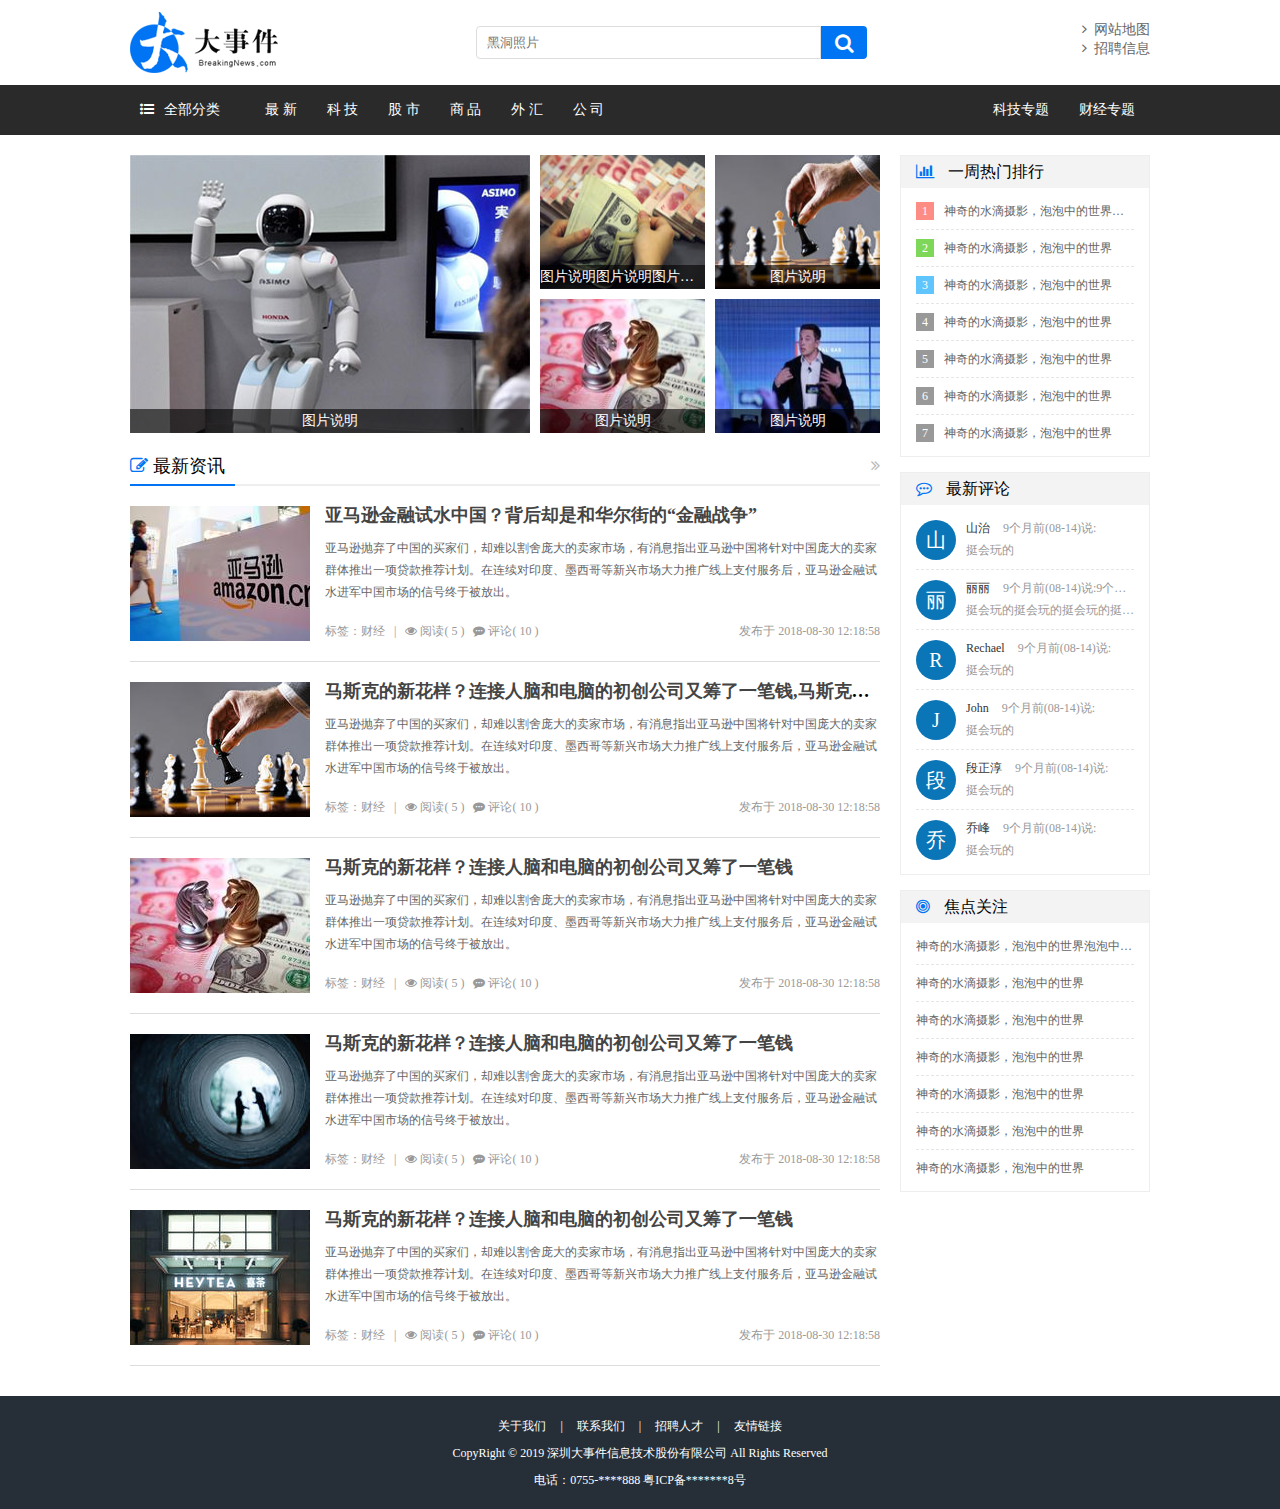
<file: index.html>
<!DOCTYPE html>
<html lang="en">

<head>
    <meta charset="UTF-8">
    <meta name="viewport" content="width=device-width, initial-scale=1.0">
    <meta http-equiv="X-UA-Compatible" content="ie=edge">
    <title>大事件-首页</title>
    <link rel="stylesheet" href="css/reset.css">
    <link rel="stylesheet" href="css/font-awesome.min.css">
    <link rel="stylesheet" href="css/main.css">
</head>

<body>
    <div class="header">
        <a href="#" class="logo fl"><img src="images/logo.png" alt="logo"></a>
        <div class="search_form fl">
            <input type="text" class="search_txt" placeholder="黑洞照片">
            <button class="search_btn"><i class="fa fa-search"></i></button>
        </div>
        <div class="link_info fr">
            <a href="#"><i class="fa fa-angle-right"></i>&nbsp;&nbsp;网站地图</a><br>
            <a href="#"><i class="fa fa-angle-right"></i>&nbsp;&nbsp;招聘信息</a>
        </div>
    </div>

    <div class="menu_con">
        <div class="menu">
            <div class="menu_collapse fl">
                <a href="javascript:;" class="level_one"><i class="fa fa-list-ul"></i>全部分类</a>
                <ul class="level_two">
                    <li class="up"></li>
                    <li><a href="./list.html">最 新</a></li>
                    <li><a href="./list.html">科 技</a></li>
                    <li><a href="./list.html">股 市</a></li>
                    <li><a href="./list.html">商 品</a></li>
                    <li><a href="./list.html">外 汇</a></li>
                    <li><a href="./list.html">公 司</a></li>
                </ul>
            </div>
            <ul class="left_menu fl">
                <li><a href="#">最 新</a></li>
                <li><a href="#">科 技</a></li>
                <li><a href="#">股 市</a></li>
                <li><a href="#">商 品</a></li>
                <li><a href="#">外 汇</a></li>
                <li><a href="#">公 司</a></li>
            </ul>
            <ul class="right_menu fr">
                <li><a href="#">科技专题</a></li>
                <li><a href="#">财经专题</a></li>
            </ul>
        </div>
    </div>

    <div class="main_con clearfix">
        <div class="left_con">
            <ul class="focus_list">
                <li class="first">
                    <a href="#"><img src="images/pic01.jpg" alt=""></a>
                    <p>图片说明</p>
                </li>
                <li>
                    <a href="#"><img src="images/pic02.jpg" alt=""></a>
                    <p>图片说明图片说明图片说明图片说明图片说明图片说明图片说明图片说明图片说明</p>
                </li>
                <li>
                    <a href="#"><img src="images/pic03.jpg" alt=""></a>
                    <p>图片说明</p>
                </li>
                <li>
                    <a href="#"><img src="images/pic05.jpg" alt=""></a>
                    <p>图片说明</p>
                </li>
                <li>
                    <a href="#"><img src="images/pic06.jpg" alt=""></a>
                    <p>图片说明</p>
                </li>
            </ul>

            <div class="common_title">
                <h3><i class="fa fa-edit"></i> 最新资讯</h3>
                <a href="#" class="more"><i class="fa fa-angle-double-right"></i></a>
            </div>

            <div class="common_news">
                <div class="common_news_list">
                    <a href="#" class="list_pic"><img src="images/pic09.jpg" alt=""></a>
                    <h4><a href="#">亚马逊金融试水中国？背后却是和华尔街的“金融战争” </a></h4>
                    <p>亚马逊抛弃了中国的买家们，却难以割舍庞大的卖家市场，有消息指出亚马逊中国将针对中国庞大的卖家群体推出一项贷款推荐计划。在连续对印度、墨西哥等新兴市场大力推广线上支付服务后，亚马逊金融试水进军中国市场的信号终于被放出。
                    </p>
                    <div class="new_info">
                        <span>标签：财经&nbsp;&nbsp;&nbsp;|&nbsp;&nbsp;&nbsp;<i class="fa fa-eye"></i>&nbsp;阅读( 5
                            )&nbsp;&nbsp;&nbsp;<i class="fa fa-commenting"></i>&nbsp;评论( 10 )</span>
                        <b>发布于 2018-08-30 12:18:58</b>
                    </div>
                </div>

                <div class="common_news_list">
                    <a href="#" class="list_pic"><img src="images/pic03.jpg" alt=""></a>
                    <h4><a href="#">马斯克的新花样？连接人脑和电脑的初创公司又筹了一笔钱,马斯克的新花样？连接人脑和电脑的初创公司又筹了一笔钱</a></h4>
                    <p>亚马逊抛弃了中国的买家们，却难以割舍庞大的卖家市场，有消息指出亚马逊中国将针对中国庞大的卖家群体推出一项贷款推荐计划。在连续对印度、墨西哥等新兴市场大力推广线上支付服务后，亚马逊金融试水进军中国市场的信号终于被放出。
                    </p>
                    <div class="new_info">
                        <span>标签：财经&nbsp;&nbsp;&nbsp;|&nbsp;&nbsp;&nbsp;<i class="fa fa-eye"></i>&nbsp;阅读( 5
                            )&nbsp;&nbsp;&nbsp;<i class="fa fa-commenting"></i>&nbsp;评论( 10 )</span>
                        <b>发布于 2018-08-30 12:18:58</b>
                    </div>
                </div>

                <div class="common_news_list">
                    <a href="#" class="list_pic"><img src="images/pic05.jpg" alt=""></a>
                    <h4><a href="#">马斯克的新花样？连接人脑和电脑的初创公司又筹了一笔钱</a></h4>
                    <p>亚马逊抛弃了中国的买家们，却难以割舍庞大的卖家市场，有消息指出亚马逊中国将针对中国庞大的卖家群体推出一项贷款推荐计划。在连续对印度、墨西哥等新兴市场大力推广线上支付服务后，亚马逊金融试水进军中国市场的信号终于被放出。
                    </p>
                    <div class="new_info">
                        <span>标签：财经&nbsp;&nbsp;&nbsp;|&nbsp;&nbsp;&nbsp;<i class="fa fa-eye"></i>&nbsp;阅读( 5
                            )&nbsp;&nbsp;&nbsp;<i class="fa fa-commenting"></i>&nbsp;评论( 10 )</span>
                        <b>发布于 2018-08-30 12:18:58</b>
                    </div>
                </div>

                <div class="common_news_list">
                    <a href="#" class="list_pic"><img src="images/pic07.jpg" alt=""></a>
                    <h4><a href="#">马斯克的新花样？连接人脑和电脑的初创公司又筹了一笔钱</a></h4>
                    <p>亚马逊抛弃了中国的买家们，却难以割舍庞大的卖家市场，有消息指出亚马逊中国将针对中国庞大的卖家群体推出一项贷款推荐计划。在连续对印度、墨西哥等新兴市场大力推广线上支付服务后，亚马逊金融试水进军中国市场的信号终于被放出。
                    </p>
                    <div class="new_info">
                        <span>标签：财经&nbsp;&nbsp;&nbsp;|&nbsp;&nbsp;&nbsp;<i class="fa fa-eye"></i>&nbsp;阅读( 5
                            )&nbsp;&nbsp;&nbsp;<i class="fa fa-commenting"></i>&nbsp;评论( 10 )</span>
                        <b>发布于 2018-08-30 12:18:58</b>
                    </div>
                </div>

                <div class="common_news_list">
                    <a href="#" class="list_pic"><img src="images/pic10.jpg" alt=""></a>
                    <h4><a href="#">马斯克的新花样？连接人脑和电脑的初创公司又筹了一笔钱</a></h4>
                    <p>亚马逊抛弃了中国的买家们，却难以割舍庞大的卖家市场，有消息指出亚马逊中国将针对中国庞大的卖家群体推出一项贷款推荐计划。在连续对印度、墨西哥等新兴市场大力推广线上支付服务后，亚马逊金融试水进军中国市场的信号终于被放出。
                    </p>
                    <div class="new_info">
                        <span>标签：财经&nbsp;&nbsp;&nbsp;|&nbsp;&nbsp;&nbsp;<i class="fa fa-eye"></i>&nbsp;阅读( 5
                            )&nbsp;&nbsp;&nbsp;<i class="fa fa-commenting"></i>&nbsp;评论( 10 )</span>
                        <b>发布于 2018-08-30 12:18:58</b>
                    </div>
                </div>
            </div>

        </div>
        <div class="right_con">
            <div class="common_wrap">
                <h3><i class="fa fa-bar-chart"></i> 一周热门排行</h3>
                <ul class="content_list hotrank_list">
                    <li><span class="first">1</span><a href="#">神奇的水滴摄影，泡泡中的世界泡泡中的世界</a></li>
                    <li><span class="second">2</span><a href="#">神奇的水滴摄影，泡泡中的世界</a></li>
                    <li><span class="third">3</span><a href="#">神奇的水滴摄影，泡泡中的世界</a></li>
                    <li><span>4</span><a href="#">神奇的水滴摄影，泡泡中的世界</a></li>
                    <li><span>5</span><a href="#">神奇的水滴摄影，泡泡中的世界</a></li>
                    <li><span>6</span><a href="#">神奇的水滴摄影，泡泡中的世界</a></li>
                    <li><span>7</span><a href="#">神奇的水滴摄影，泡泡中的世界</a></li>
                </ul>
            </div>
            <div class="common_wrap">
                <h3><i class="fa fa-commenting-o"></i> 最新评论</h3>
                <ul class="content_list comment_list">
                    <li>
                        <span>山</span>
                        <b><em>山治</em> 9个月前(08-14)说:</b>
                        <strong>挺会玩的</strong>
                    </li>
                    <li>
                        <span>丽</span>
                        <b><em>丽丽</em> 9个月前(08-14)说:9个月前(08-14)说:9个月前(08-14)说:</b>
                        <strong>挺会玩的挺会玩的挺会玩的挺会玩的</strong>
                    </li>
                    <li>
                        <span>R</span>
                        <b><em>Rechael</em> 9个月前(08-14)说:</b>
                        <strong>挺会玩的</strong>
                    </li>
                    <li>
                        <span>J</span>
                        <b><em>John</em> 9个月前(08-14)说:</b>
                        <strong>挺会玩的</strong>
                    </li>
                    <li>
                        <span>段</span>
                        <b><em>段正淳</em> 9个月前(08-14)说:</b>
                        <strong>挺会玩的</strong>
                    </li>
                    <li>
                        <span>乔</span>
                        <b><em>乔峰</em> 9个月前(08-14)说:</b>
                        <strong>挺会玩的</strong>
                    </li>
                </ul>
            </div>
            <div class="common_wrap">
                <h3><i class="fa fa-bullseye"></i> 焦点关注</h3>
                <ul class="content_list guanzhu_list">
                    <li><a href="#">神奇的水滴摄影，泡泡中的世界泡泡中的世界</a></li>
                    <li><a href="#">神奇的水滴摄影，泡泡中的世界</a></li>
                    <li><a href="#">神奇的水滴摄影，泡泡中的世界</a></li>
                    <li><a href="#">神奇的水滴摄影，泡泡中的世界</a></li>
                    <li><a href="#">神奇的水滴摄影，泡泡中的世界</a></li>
                    <li><a href="#">神奇的水滴摄影，泡泡中的世界</a></li>
                    <li><a href="#">神奇的水滴摄影，泡泡中的世界</a></li>
                </ul>
            </div>
        </div>
    </div>

    <div class="footer clearfix">
        <div class="foot_link">
            <a href="#">关于我们</a>
            <span>|</span>
            <a href="#">联系我们</a>
            <span>|</span>
            <a href="#">招聘人才</a>
            <span>|</span>
            <a href="#">友情链接</a>
        </div>
        <p>CopyRight © 2019 深圳大事件信息技术股份有限公司 All Rights Reserved</p>
        <p>电话：0755-****888 粤ICP备*******8号</p>
    </div>

    <!-- 导入模板引擎js文件 -->
    <script src="./js/template-web.js"></script>
    <!-- 引入jq文件 -->
    <script src="./js/jquery-1.12.4.min.js"></script>
</body>

</html>
</file>
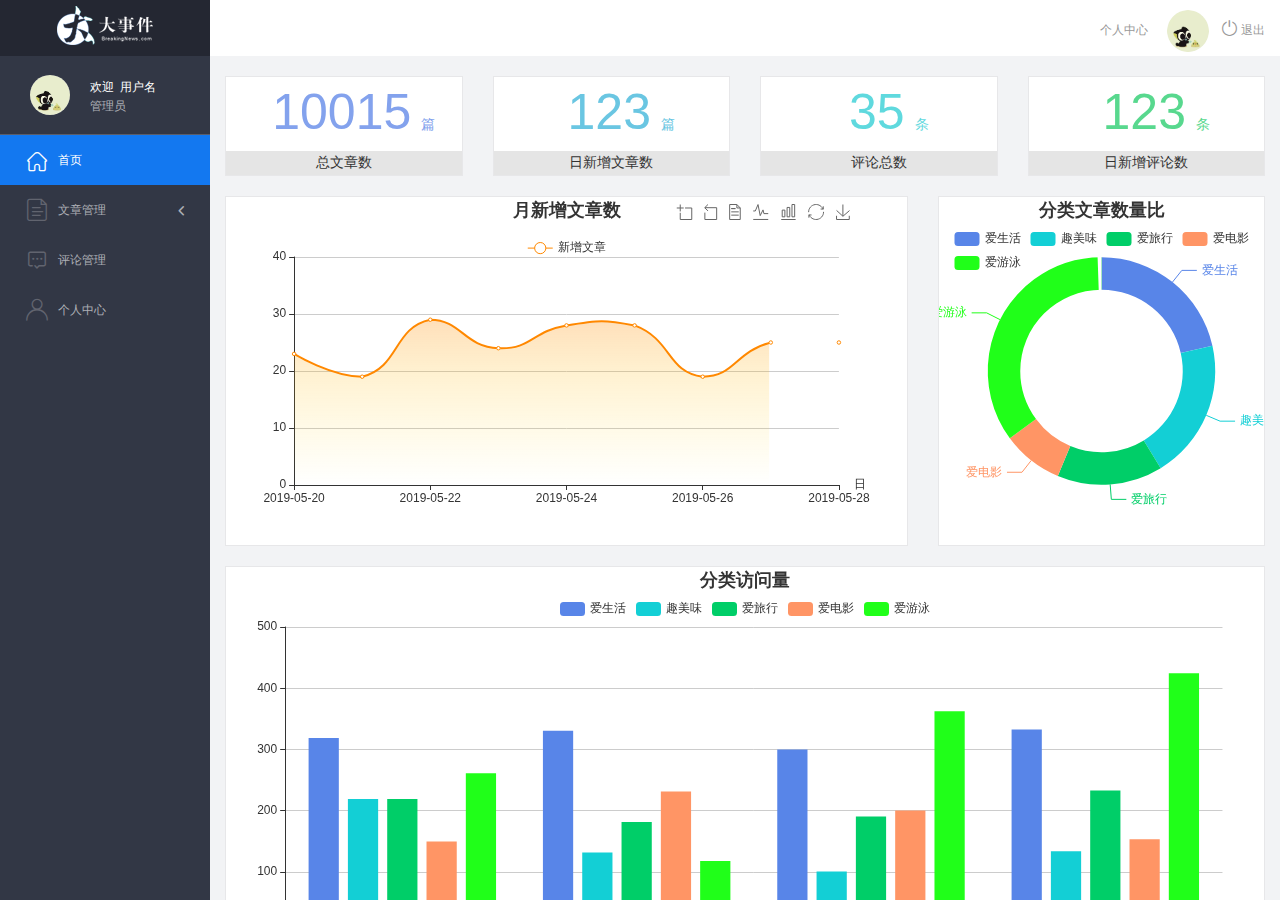
<file: admin/index.html>
<!DOCTYPE html>
<html lang="en">

<head>
    <meta charset="UTF-8">
    <meta name="viewport" content="width=device-width, initial-scale=1.0">
    <meta http-equiv="X-UA-Compatible" content="ie=edge">
    <title>大事件-后台首页</title>
    <link rel="stylesheet" href="./libs/bootstrap/css/bootstrap.min.css">
    <link rel="stylesheet" href="css/reset.css">
    <link rel="stylesheet" href="css/iconfont.css">
    <link rel="stylesheet" href="css/main.css">
    <script src="./libs/jquery-1.12.4.min.js"></script>
    <!-- 导入bootstrap的js文件 -->
    <script src="./libs/bootstrap/js/bootstrap.min.js"></script>
    <!-- 服务器接口文档 -->
    <script src="./libs/http.js"></script>
</head>

<body>
    <div class="sider">
        <a href="#" class="logo"><img src="images/logo02.png" alt="logo"></a>
        <div class="user_info">
            <img src="images/2.jpg" alt="person">
            <span>欢迎&nbsp;&nbsp;<i style="font-style: normal">用户名</i></span>
            <b>管理员</b>
        </div>
        <!-- 左侧导航栏 -->
        <div class="menu">
            <div class="level01 active">
                <a href="./main_count.html" target="main_frame">
                    <i class="iconfont icon-yidiandiantubiao04"></i>
                    <span>首页</span>
                </a>
            </div>
            <div class="level01">
                <a href="./article_list.html" target="main_frame">
                    <i class="iconfont icon-icon-article"></i>
                    <span>文章管理</span>
                    <b class="iconfont icon-arrowdownl"></b>
                </a>
            </div>
            <ul class="level02">
                <li><a href="./article_list.html" target="main_frame">
                        <i class="iconfont icon-previewright"></i>
                        <span>文章列表</span>
                    </a>
                </li>
                <li>
                    <a href="./article_release.html" target="main_frame">
                        <i class="iconfont icon-previewright"></i>
                        <span>发表文章</span>
                    </a>
                </li>
                <li>
                    <a href="./article_category.html" target="main_frame">
                        <i class="iconfont icon-previewright"></i>
                        <span>文章类别管理</span>
                    </a>
                </li>
            </ul>

            <div class="level01">
                <a href="./comment_list.html" target="main_frame">
                    <i class="iconfont icon-comment"></i>
                    <span>评论管理</span>
                </a>
            </div>
            <div class="level01" id="user">
                <a href="./user.html" target="main_frame">
                    <i class="iconfont icon-user">
                    </i>
                    <span>个人中心</span>
                </a>
            </div>
        </div>
        <!-- 顶部栏 -->
        <div class="header_bar">
            <div class="user_center_link">
                <a href="./user.html" target="main_frame">个人中心</a>
                <img src="images/2.jpg" alt="person">
                <a href="javascript:void(0)" class="logout"><i class="iconfont icon-tuichu"></i> 退出</a>
            </div>
        </div>
        <!-- 右侧主体内容 -->
        <div class="main" id="main_body">
            <iframe style="width: 100%;height: 100%;" src="./main_count.html" frameborder="0" name="main_frame" class="iframe"></iframe>
        </div>
    </div>
    <script>
        $(function () {
            //一:一进到后台首页,就应该获取登录的管理员的个人信息,显示在页面上. 
            //1.1 发送ajax请求,获取个人信息. 
            $.ajax({
                type: 'get',
                url: BigNew.user_info,
                //设置请求头,把保存在localStorage的token令牌给带过去
                //也可以直接在jquery.js直接全局设置
                // headers:{
                //     'Authorization':localStorage.getItem('token')
                // },
                success: function (backData) {
                    // console.log(backData);
                    //1.2 个人信息显示在页面上. 
                    if (backData.code == 200) {
                        //用户头像
                        $('.user_info>img').attr('src', backData.data.userPic);
                        $('.user_center_link>img').attr('src', backData.data.userPic);
                        //用户名
                        $('.user_info>span>i').text(backData.data.nickname);
                    }
                }
            });
            //登出系统
            $('.logout').on('click', function () {
                if (confirm('确认退出?')) {
                    //删除登录数据
                    localStorage.removeItem('token');
                    //跳转回登陆页面
                    window.location.href = './login.html';
                }

            });
            //侧边栏样式
            // $('.level01').on('click', function () {
            //     $(this).addClass('active').siblings().removeClass('active');
            //     if ($('.level01').eq(1).hasClass('active')) {
            //         $('.level02').show().children('li').eq(0).addClass('active').siblings().removeClass('active');
            //     }else{
            //         $('.level02').hide();
            //     };
            // })

            $('div.level01').on('click', function () {
                $(this).addClass('active').siblings('div').removeClass('active');
                if ($(this).index() == 1) {
                    //点击文章管理自动点击第一个li做法1
                    // $('ul.level02').slideToggle().children().eq(0).toggleClass('active');
                    //点击文章管理自动点击第一个li做法2
                    $('ul.level02>li:eq(0)>a')[0].click();
                    $('ul.level02').slideToggle();
                    $(this).find('b').toggleClass('rotate0')
                }
            });
            $('.level02>li').on('click', function () {
                $(this).addClass('active').siblings('li').removeClass('active')
            })

        })
    </script>
</body>

</html>
</file>
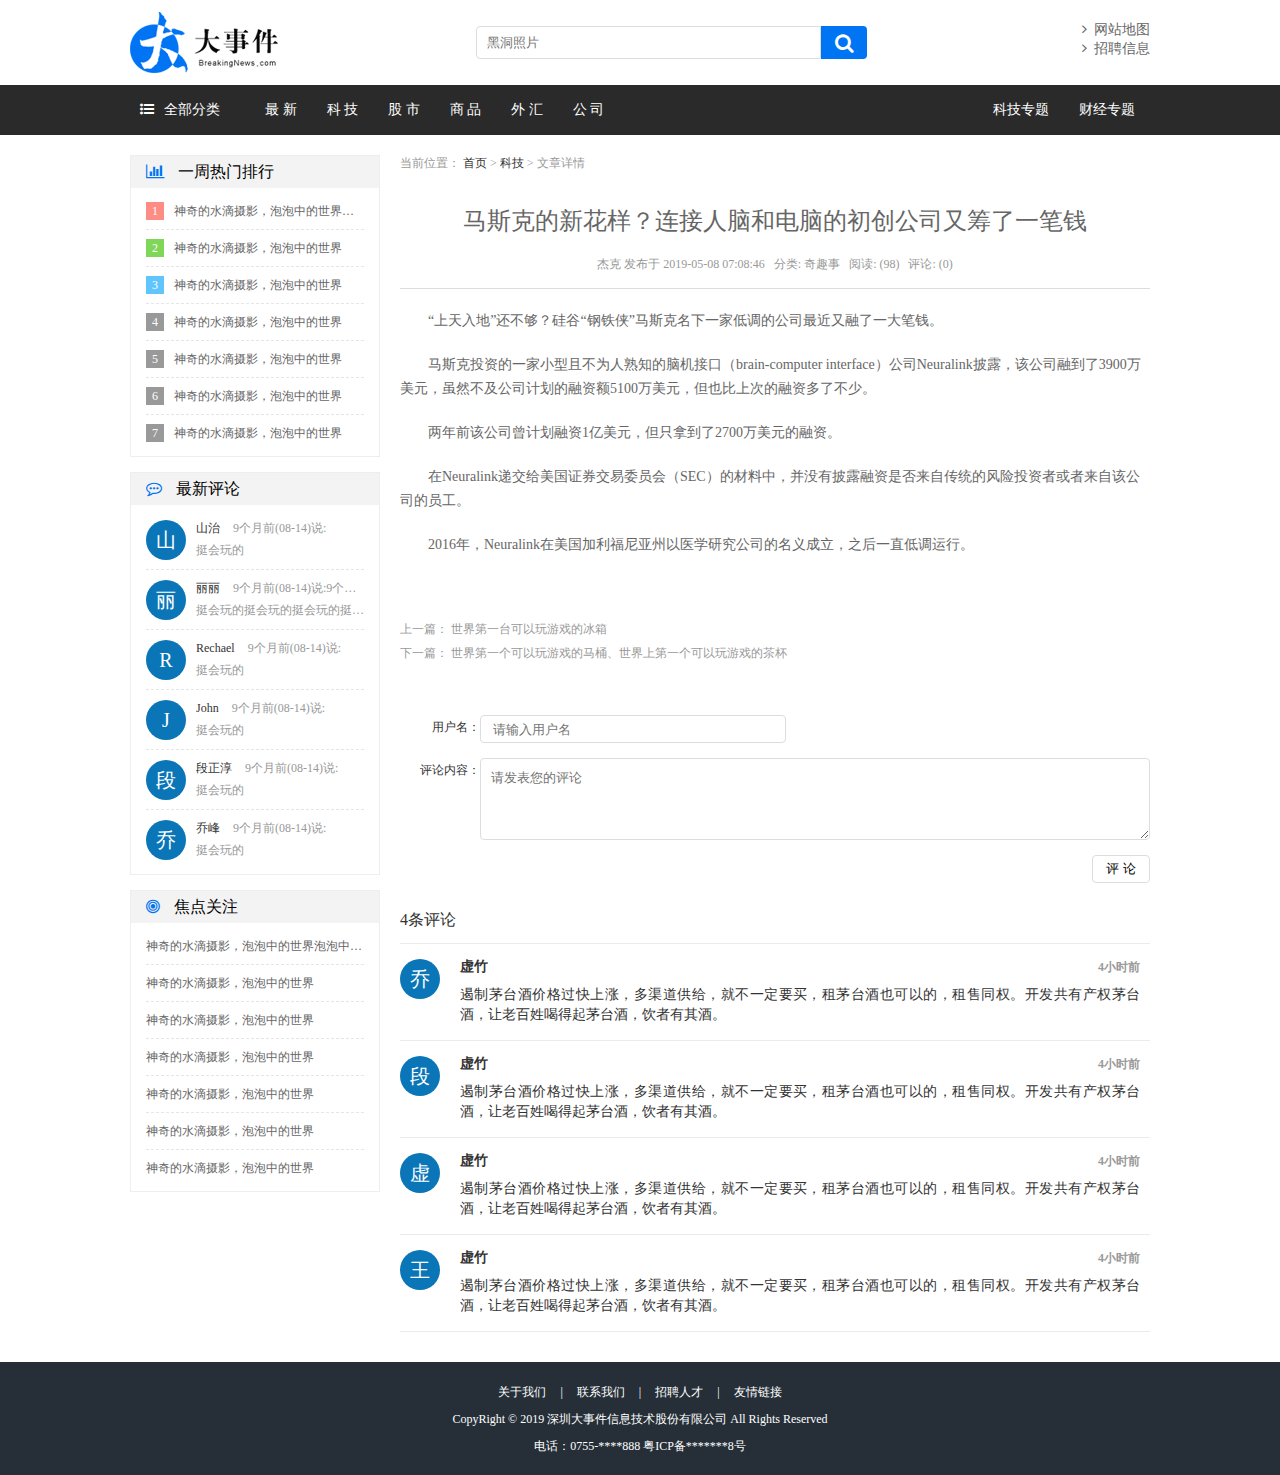
<file: article.html>
<!DOCTYPE html>
<html lang="en">

<head>
    <meta charset="UTF-8">
    <meta name="viewport" content="width=device-width, initial-scale=1.0">
    <meta http-equiv="X-UA-Compatible" content="ie=edge">
    <title>大事件-文章</title>
    <link rel="stylesheet" type="text/css" href="css/reset.css">
    <link rel="stylesheet" href="css/font-awesome.min.css">
    <link rel="stylesheet" type="text/css" href="css/main.css">
</head>

<body>
    <div class="header">
        <a href="#" class="logo fl"><img src="images/logo.png" alt="logo"></a>
        <div class="search_form fl">
            <input type="text" class="search_txt" placeholder="黑洞照片">
            <button class="search_btn"><i class="fa fa-search"></i></button>
        </div>
        <div class="link_info fr">
            <a href="#"><i class="fa fa-angle-right"></i>&nbsp;&nbsp;网站地图</a><br>
            <a href="#"><i class="fa fa-angle-right"></i>&nbsp;&nbsp;招聘信息</a>
        </div>
    </div>

    <div class="menu_con">
        <div class="menu">
            <div class="menu_collapse fl">
                <a href="javascript:;" class="level_one"><i class="fa fa-list-ul"></i>全部分类</a>
                <ul class="level_two">
                    <li class="up"></li>
                    <li><a href="#">最 新</a></li>
                    <li><a href="#">科 技</a></li>
                    <li><a href="#">股 市</a></li>
                    <li><a href="#">商 品</a></li>
                    <li><a href="#">外 汇</a></li>
                    <li><a href="#">公 司</a></li>
                </ul>
            </div>
            <ul class="left_menu fl">
                <li><a href="#">最 新</a></li>
                <li><a href="#">科 技</a></li>
                <li><a href="#">股 市</a></li>
                <li><a href="#">商 品</a></li>
                <li><a href="#">外 汇</a></li>
                <li><a href="#">公 司</a></li>
            </ul>
            <ul class="right_menu fr">
                <li><a href="#">科技专题</a></li>
                <li><a href="#">财经专题</a></li>
            </ul>
        </div>
    </div>

    <div class="main_con clearfix">
        <div class="left_con setfr">
            <div class="breadcrumb">
                当前位置： <a href="#">首页</a> &gt; <a href="#">科技</a> &gt; 文章详情
            </div>
            <h3 class="article_title">马斯克的新花样？连接人脑和电脑的初创公司又筹了一笔钱</h3>
            <div class="article_info">杰克 发布于 2019-05-08 07:08:46&nbsp;&nbsp;&nbsp;分类: 奇趣事&nbsp;&nbsp;&nbsp;阅读:
                (98)&nbsp;&nbsp;&nbsp;评论: (0)</div>
            <div class="article_con">

                <p>“上天入地”还不够？硅谷“钢铁侠”马斯克名下一家低调的公司最近又融了一大笔钱。</p>

                <p>马斯克投资的一家小型且不为人熟知的脑机接口（brain-computer
                    interface）公司Neuralink披露，该公司融到了3900万美元，虽然不及公司计划的融资额5100万美元，但也比上次的融资多了不少。</p>

                <p>两年前该公司曾计划融资1亿美元，但只拿到了2700万美元的融资。</p>

                <p>在Neuralink递交给美国证券交易委员会（SEC）的材料中，并没有披露融资是否来自传统的风险投资者或者来自该公司的员工。</p>

                <p>2016年，Neuralink在美国加利福尼亚州以医学研究公司的名义成立，之后一直低调运行。</p>

            </div>
            <div class="article_links">
                上一篇： <a href="#">世界第一台可以玩游戏的冰箱</a><br>
                下一篇： <a href="#">世界第一个可以玩游戏的马桶、世界上第一个可以玩游戏的茶杯</a>
            </div>

            <form action="" class="comment_form">
                <div class="form_group">
                    <label>用户名：</label>
                    <input type="text" placeholder="请输入用户名" class="comment_name">
                </div>
                <div class="form_group">
                    <label>评论内容：</label>
                    <textarea placeholder="请发表您的评论" class="comment_input"></textarea>
                </div>
                <div class="form_group">
                    <input type="submit" name="" value="评 论" class="comment_sub"></div>
            </form>

            <div class="comment_count">
                4条评论
            </div>

            <div class="comment_list_con">
                <div class="comment_detail_list">
                    <div class="person_pic fl">乔</div>
                    <div class="name_time fl"><b>虚竹</b><span>4小时前</span></div>
                    <div class="comment_text fl">
                        遏制茅台酒价格过快上涨，多渠道供给，就不一定要买，租茅台酒也可以的，租售同权。开发共有产权茅台酒，让老百姓喝得起茅台酒，饮者有其酒。
                    </div>
                </div>
                <div class="comment_detail_list">
                    <div class="person_pic fl">段</div>
                    <div class="name_time fl"><b>虚竹</b><span>4小时前</span></div>
                    <div class="comment_text fl">
                        遏制茅台酒价格过快上涨，多渠道供给，就不一定要买，租茅台酒也可以的，租售同权。开发共有产权茅台酒，让老百姓喝得起茅台酒，饮者有其酒。
                    </div>
                </div>
                <div class="comment_detail_list">
                    <div class="person_pic fl">虚</div>
                    <div class="name_time fl"><b>虚竹</b><span>4小时前</span></div>
                    <div class="comment_text fl">
                        遏制茅台酒价格过快上涨，多渠道供给，就不一定要买，租茅台酒也可以的，租售同权。开发共有产权茅台酒，让老百姓喝得起茅台酒，饮者有其酒。
                    </div>
                </div>
                <div class="comment_detail_list">
                    <div class="person_pic fl">王</div>
                    <div class="name_time fl"><b>虚竹</b><span>4小时前</span></div>
                    <div class="comment_text fl">
                        遏制茅台酒价格过快上涨，多渠道供给，就不一定要买，租茅台酒也可以的，租售同权。开发共有产权茅台酒，让老百姓喝得起茅台酒，饮者有其酒。
                    </div>
                </div>
            </div>
        </div>
        <div class="right_con setfl">
            <div class="common_wrap">
                <h3><i class="fa fa-bar-chart"></i> 一周热门排行</h3>
                <ul class="content_list">
                    <li><span class="first">1</span><a href="#">神奇的水滴摄影，泡泡中的世界泡泡中的世界</a></li>
                    <li><span class="second">2</span><a href="#">神奇的水滴摄影，泡泡中的世界</a></li>
                    <li><span class="third">3</span><a href="#">神奇的水滴摄影，泡泡中的世界</a></li>
                    <li><span>4</span><a href="#">神奇的水滴摄影，泡泡中的世界</a></li>
                    <li><span>5</span><a href="#">神奇的水滴摄影，泡泡中的世界</a></li>
                    <li><span>6</span><a href="#">神奇的水滴摄影，泡泡中的世界</a></li>
                    <li><span>7</span><a href="#">神奇的水滴摄影，泡泡中的世界</a></li>
                </ul>
            </div>
            <div class="common_wrap">
                <h3><i class="fa fa-commenting-o"></i> 最新评论</h3>
                <ul class="content_list comment_list">
                    <li>
                        <span>山</span>
                        <b><em>山治</em> 9个月前(08-14)说:</b>
                        <strong>挺会玩的</strong>
                    </li>
                    <li>
                        <span>丽</span>
                        <b><em>丽丽</em> 9个月前(08-14)说:9个月前(08-14)说:9个月前(08-14)说:</b>
                        <strong>挺会玩的挺会玩的挺会玩的挺会玩的</strong>
                    </li>
                    <li>
                        <span>R</span>
                        <b><em>Rechael</em> 9个月前(08-14)说:</b>
                        <strong>挺会玩的</strong>
                    </li>
                    <li>
                        <span>J</span>
                        <b><em>John</em> 9个月前(08-14)说:</b>
                        <strong>挺会玩的</strong>
                    </li>
                    <li>
                        <span>段</span>
                        <b><em>段正淳</em> 9个月前(08-14)说:</b>
                        <strong>挺会玩的</strong>
                    </li>
                    <li>
                        <span>乔</span>
                        <b><em>乔峰</em> 9个月前(08-14)说:</b>
                        <strong>挺会玩的</strong>
                    </li>
                </ul>
            </div>
            <div class="common_wrap">
                <h3><i class="fa fa-bullseye"></i> 焦点关注</h3>
                <ul class="content_list guanzhu_list">
                    <li><a href="#">神奇的水滴摄影，泡泡中的世界泡泡中的世界</a></li>
                    <li><a href="#">神奇的水滴摄影，泡泡中的世界</a></li>
                    <li><a href="#">神奇的水滴摄影，泡泡中的世界</a></li>
                    <li><a href="#">神奇的水滴摄影，泡泡中的世界</a></li>
                    <li><a href="#">神奇的水滴摄影，泡泡中的世界</a></li>
                    <li><a href="#">神奇的水滴摄影，泡泡中的世界</a></li>
                    <li><a href="#">神奇的水滴摄影，泡泡中的世界</a></li>
                </ul>
            </div>
        </div>
    </div>

    <div class="footer clearfix">
        <div class="foot_link">
            <a href="#">关于我们</a>
            <span>|</span>
            <a href="#">联系我们</a>
            <span>|</span>
            <a href="#">招聘人才</a>
            <span>|</span>
            <a href="#">友情链接</a>
        </div>
        <p>CopyRight © 2019 深圳大事件信息技术股份有限公司 All Rights Reserved</p>
        <p>电话：0755-****888 粤ICP备*******8号</p>
    </div>

    <!-- 引入模板引擎js文件 -->
    <script src="./js/template-web.js"></script>
    <script src="./js/jquery-1.12.4.min.js"></script>

</body>

</html>
</file>
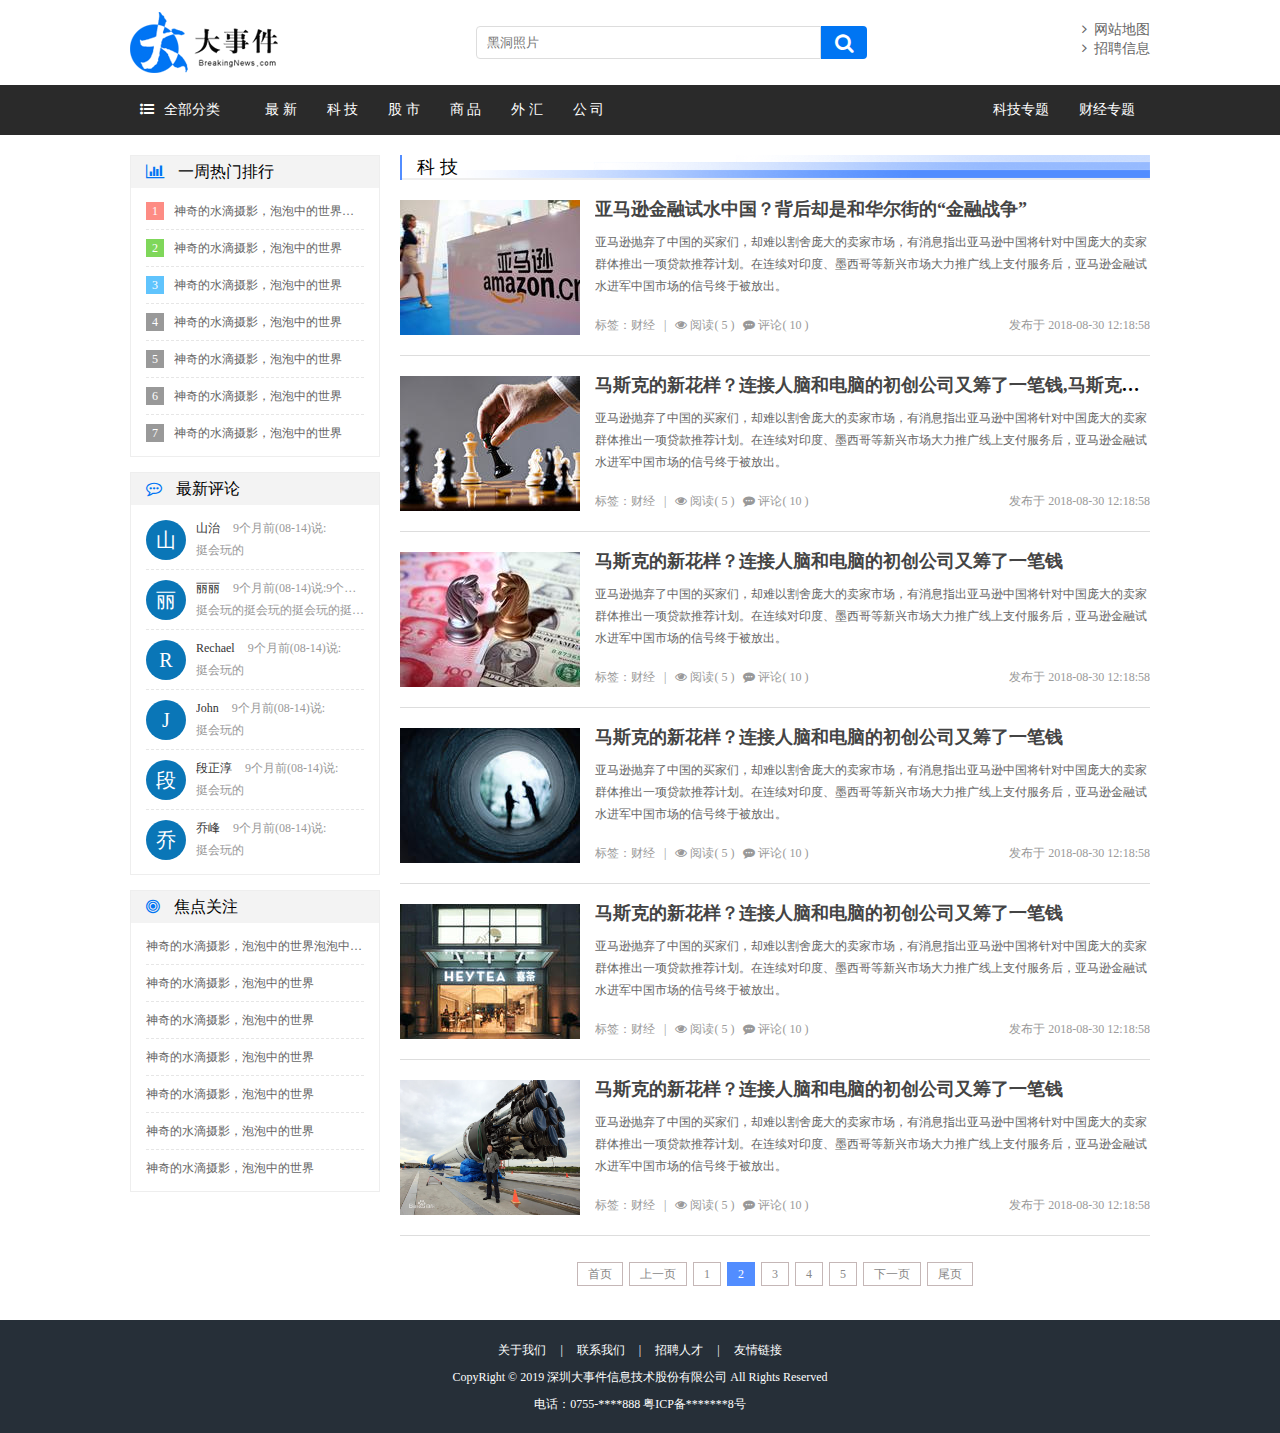
<file: list.html>
<!DOCTYPE html>
<html lang="en">

<head>
    <meta charset="UTF-8">
    <meta name="viewport" content="width=device-width, initial-scale=1.0">
    <meta http-equiv="X-UA-Compatible" content="ie=edge">
    <title>大事件-列表页</title>
    <link rel="stylesheet" type="text/css" href="css/reset.css">
    <link rel="stylesheet" href="css/font-awesome.min.css">
    <link rel="stylesheet" type="text/css" href="css/jquery.pagination.css">
    <link rel="stylesheet" type="text/css" href="css/main.css">
    <script type="text/javascript" src="js/jquery-1.12.4.min.js"></script>
    <script type="text/javascript" src="js/jquery.pagination.min.js"></script>
</head>

<body>
    <div class="header">
        <a href="#" class="logo fl"><img src="images/logo.png" alt="logo"></a>
        <div class="search_form fl">
            <input type="text" class="search_txt" placeholder="黑洞照片">
            <button class="search_btn"><i class="fa fa-search"></i></button>
        </div>
        <div class="link_info fr">
            <a href="#"><i class="fa fa-angle-right"></i>&nbsp;&nbsp;网站地图</a><br>
            <a href="#"><i class="fa fa-angle-right"></i>&nbsp;&nbsp;招聘信息</a>
        </div>
    </div>

    <div class="menu_con">
        <div class="menu">
            <div class="menu_collapse fl">
                <a href="javascript:;" class="level_one"><i class="fa fa-list-ul"></i>全部分类</a>
                <ul class="level_two">
                    <li class="up"></li>
                    <li><a href="#">最 新</a></li>
                    <li><a href="#">科 技</a></li>
                    <li><a href="#">股 市</a></li>
                    <li><a href="#">商 品</a></li>
                    <li><a href="#">外 汇</a></li>
                    <li><a href="#">公 司</a></li>
                </ul>
            </div>
            <ul class="left_menu fl">
                <li><a href="#">最 新</a></li>
                <li><a href="#">科 技</a></li>
                <li><a href="#">股 市</a></li>
                <li><a href="#">商 品</a></li>
                <li><a href="#">外 汇</a></li>
                <li><a href="#">公 司</a></li>
            </ul>
            <ul class="right_menu fr">
                <li><a href="#">科技专题</a></li>
                <li><a href="#">财经专题</a></li>
            </ul>
        </div>
    </div>

    <div class="main_con clearfix">
        <div class="left_con setfr">

            <div class="list_title">
                <h3>科 技</h3>
            </div>

            <div class="common_news_list">
                <a href="#" class="list_pic"><img src="images/pic09.jpg" alt=""></a>
                <h4><a href="#">亚马逊金融试水中国？背后却是和华尔街的“金融战争” </a></h4>
                <p>亚马逊抛弃了中国的买家们，却难以割舍庞大的卖家市场，有消息指出亚马逊中国将针对中国庞大的卖家群体推出一项贷款推荐计划。在连续对印度、墨西哥等新兴市场大力推广线上支付服务后，亚马逊金融试水进军中国市场的信号终于被放出。
                </p>
                <div class="new_info">
                    <span>标签：财经&nbsp;&nbsp;&nbsp;|&nbsp;&nbsp;&nbsp;<i class="fa fa-eye"></i>&nbsp;阅读( 5
                        )&nbsp;&nbsp;&nbsp;<i class="fa fa-commenting"></i>&nbsp;评论( 10 )</span>
                    <b>发布于 2018-08-30 12:18:58</b>
                </div>
            </div>

            <div class="common_news_list">
                <a href="#" class="list_pic"><img src="images/pic03.jpg" alt=""></a>
                <h4><a href="#">马斯克的新花样？连接人脑和电脑的初创公司又筹了一笔钱,马斯克的新花样？连接人脑和电脑的初创公司又筹了一笔钱</a></h4>
                <p>亚马逊抛弃了中国的买家们，却难以割舍庞大的卖家市场，有消息指出亚马逊中国将针对中国庞大的卖家群体推出一项贷款推荐计划。在连续对印度、墨西哥等新兴市场大力推广线上支付服务后，亚马逊金融试水进军中国市场的信号终于被放出。
                </p>
                <div class="new_info">
                    <span>标签：财经&nbsp;&nbsp;&nbsp;|&nbsp;&nbsp;&nbsp;<i class="fa fa-eye"></i>&nbsp;阅读( 5
                        )&nbsp;&nbsp;&nbsp;<i class="fa fa-commenting"></i>&nbsp;评论( 10 )</span>
                    <b>发布于 2018-08-30 12:18:58</b>
                </div>
            </div>

            <div class="common_news_list">
                <a href="#" class="list_pic"><img src="images/pic05.jpg" alt=""></a>
                <h4><a href="#">马斯克的新花样？连接人脑和电脑的初创公司又筹了一笔钱</a></h4>
                <p>亚马逊抛弃了中国的买家们，却难以割舍庞大的卖家市场，有消息指出亚马逊中国将针对中国庞大的卖家群体推出一项贷款推荐计划。在连续对印度、墨西哥等新兴市场大力推广线上支付服务后，亚马逊金融试水进军中国市场的信号终于被放出。
                </p>
                <div class="new_info">
                    <span>标签：财经&nbsp;&nbsp;&nbsp;|&nbsp;&nbsp;&nbsp;<i class="fa fa-eye"></i>&nbsp;阅读( 5
                        )&nbsp;&nbsp;&nbsp;<i class="fa fa-commenting"></i>&nbsp;评论( 10 )</span>
                    <b>发布于 2018-08-30 12:18:58</b>
                </div>
            </div>

            <div class="common_news_list">
                <a href="#" class="list_pic"><img src="images/pic07.jpg" alt=""></a>
                <h4><a href="#">马斯克的新花样？连接人脑和电脑的初创公司又筹了一笔钱</a></h4>
                <p>亚马逊抛弃了中国的买家们，却难以割舍庞大的卖家市场，有消息指出亚马逊中国将针对中国庞大的卖家群体推出一项贷款推荐计划。在连续对印度、墨西哥等新兴市场大力推广线上支付服务后，亚马逊金融试水进军中国市场的信号终于被放出。
                </p>
                <div class="new_info">
                    <span>标签：财经&nbsp;&nbsp;&nbsp;|&nbsp;&nbsp;&nbsp;<i class="fa fa-eye"></i>&nbsp;阅读( 5
                        )&nbsp;&nbsp;&nbsp;<i class="fa fa-commenting"></i>&nbsp;评论( 10 )</span>
                    <b>发布于 2018-08-30 12:18:58</b>
                </div>
            </div>

            <div class="common_news_list">
                <a href="#" class="list_pic"><img src="images/pic10.jpg" alt=""></a>
                <h4><a href="#">马斯克的新花样？连接人脑和电脑的初创公司又筹了一笔钱</a></h4>
                <p>亚马逊抛弃了中国的买家们，却难以割舍庞大的卖家市场，有消息指出亚马逊中国将针对中国庞大的卖家群体推出一项贷款推荐计划。在连续对印度、墨西哥等新兴市场大力推广线上支付服务后，亚马逊金融试水进军中国市场的信号终于被放出。
                </p>
                <div class="new_info">
                    <span>标签：财经&nbsp;&nbsp;&nbsp;|&nbsp;&nbsp;&nbsp;<i class="fa fa-eye"></i>&nbsp;阅读( 5
                        )&nbsp;&nbsp;&nbsp;<i class="fa fa-commenting"></i>&nbsp;评论( 10 )</span>
                    <b>发布于 2018-08-30 12:18:58</b>
                </div>
            </div>

            <div class="common_news_list">
                <a href="#" class="list_pic"><img src="images/pic04.jpg" alt=""></a>
                <h4><a href="#">马斯克的新花样？连接人脑和电脑的初创公司又筹了一笔钱</a></h4>
                <p>亚马逊抛弃了中国的买家们，却难以割舍庞大的卖家市场，有消息指出亚马逊中国将针对中国庞大的卖家群体推出一项贷款推荐计划。在连续对印度、墨西哥等新兴市场大力推广线上支付服务后，亚马逊金融试水进军中国市场的信号终于被放出。
                </p>
                <div class="new_info">
                    <span>标签：财经&nbsp;&nbsp;&nbsp;|&nbsp;&nbsp;&nbsp;<i class="fa fa-eye"></i>&nbsp;阅读( 5
                        )&nbsp;&nbsp;&nbsp;<i class="fa fa-commenting"></i>&nbsp;评论( 10 )</span>
                    <b>发布于 2018-08-30 12:18:58</b>
                </div>
            </div>

            <div id="pagination" class="page"></div>
            <script>
                $(function () {
                    $("#pagination").pagination({
                        currentPage: 2,
                        totalPage: 8,
                        callback: function (current) {
                            alert('ok!');
                        }
                    });
                });
            </script>

        </div>
        <div class="right_con setfl">
            <div class="common_wrap">
                <h3><i class="fa fa-bar-chart"></i> 一周热门排行</h3>
                <ul class="content_list">
                    <li><span class="first">1</span><a href="#">神奇的水滴摄影，泡泡中的世界泡泡中的世界</a></li>
                    <li><span class="second">2</span><a href="#">神奇的水滴摄影，泡泡中的世界</a></li>
                    <li><span class="third">3</span><a href="#">神奇的水滴摄影，泡泡中的世界</a></li>
                    <li><span>4</span><a href="#">神奇的水滴摄影，泡泡中的世界</a></li>
                    <li><span>5</span><a href="#">神奇的水滴摄影，泡泡中的世界</a></li>
                    <li><span>6</span><a href="#">神奇的水滴摄影，泡泡中的世界</a></li>
                    <li><span>7</span><a href="#">神奇的水滴摄影，泡泡中的世界</a></li>
                </ul>
            </div>
            <div class="common_wrap">
                <h3><i class="fa fa-commenting-o"></i> 最新评论</h3>
                <ul class="content_list comment_list">
                    <li>
                        <span>山</span>
                        <b><em>山治</em> 9个月前(08-14)说:</b>
                        <strong>挺会玩的</strong>
                    </li>
                    <li>
                        <span>丽</span>
                        <b><em>丽丽</em> 9个月前(08-14)说:9个月前(08-14)说:9个月前(08-14)说:</b>
                        <strong>挺会玩的挺会玩的挺会玩的挺会玩的</strong>
                    </li>
                    <li>
                        <span>R</span>
                        <b><em>Rechael</em> 9个月前(08-14)说:</b>
                        <strong>挺会玩的</strong>
                    </li>
                    <li>
                        <span>J</span>
                        <b><em>John</em> 9个月前(08-14)说:</b>
                        <strong>挺会玩的</strong>
                    </li>
                    <li>
                        <span>段</span>
                        <b><em>段正淳</em> 9个月前(08-14)说:</b>
                        <strong>挺会玩的</strong>
                    </li>
                    <li>
                        <span>乔</span>
                        <b><em>乔峰</em> 9个月前(08-14)说:</b>
                        <strong>挺会玩的</strong>
                    </li>
                </ul>
            </div>
            <div class="common_wrap">
                <h3><i class="fa fa-bullseye"></i> 焦点关注</h3>
                <ul class="content_list guanzhu_list">
                    <li><a href="#">神奇的水滴摄影，泡泡中的世界泡泡中的世界</a></li>
                    <li><a href="#">神奇的水滴摄影，泡泡中的世界</a></li>
                    <li><a href="#">神奇的水滴摄影，泡泡中的世界</a></li>
                    <li><a href="#">神奇的水滴摄影，泡泡中的世界</a></li>
                    <li><a href="#">神奇的水滴摄影，泡泡中的世界</a></li>
                    <li><a href="#">神奇的水滴摄影，泡泡中的世界</a></li>
                    <li><a href="#">神奇的水滴摄影，泡泡中的世界</a></li>
                </ul>
            </div>
        </div>
    </div>

    <div class="footer clearfix">
        <div class="foot_link">
            <a href="#">关于我们</a>
            <span>|</span>
            <a href="#">联系我们</a>
            <span>|</span>
            <a href="#">招聘人才</a>
            <span>|</span>
            <a href="#">友情链接</a>
        </div>
        <p>CopyRight © 2019 深圳大事件信息技术股份有限公司 All Rights Reserved</p>
        <p>电话：0755-****888 粤ICP备*******8号</p>
    </div>
    <!-- 导包template -->
    <script src="./js/template-web.js"></script>
</body>

</html>
</file>
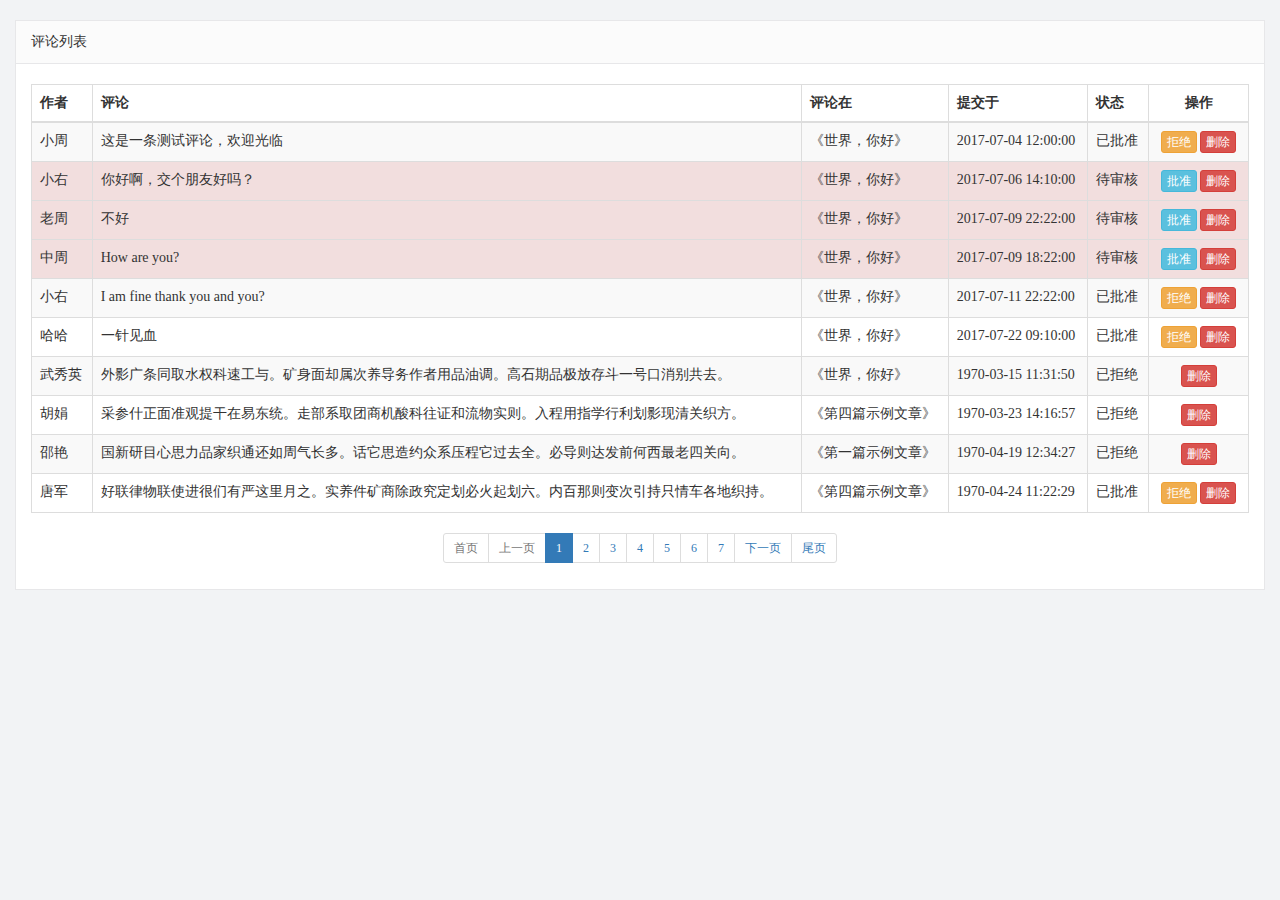
<file: admin/comment_list.html>
<!DOCTYPE html>
<html lang="en">

<head>
  <meta charset="UTF-8">
  <meta name="viewport" content="width=device-width, initial-scale=1.0">
  <meta http-equiv="X-UA-Compatible" content="ie=edge">
  <title>评论列表</title>
  <link rel="stylesheet" href="./libs/bootstrap/css/bootstrap.min.css">
  <link rel="stylesheet" href="css/reset.css">
  <link rel="stylesheet" href="css/iconfont.css">
  <link rel="stylesheet" href="css/main.css">
  <script src="./libs/jquery-1.12.4.min.js"></script>
  <script src="./libs/template-web.js"></script>
</head>

<body>
  <div class="container-fluid">
    <div class="common_title">
      评论列表
    </div>
    <div class="container-fluid common_con">
      <table class="table table-striped table-bordered table-hover mp20">
        <thead>
          <tr>
            <th>作者</th>
            <th>评论</th>
            <th>评论在</th>
            <th>提交于</th>
            <th>状态</th>
            <th class="text-center" width="100">操作</th>
          </tr>
        </thead>
        <tbody>
          <tr>
            <td>小周</td>
            <td>这是一条测试评论，欢迎光临</td>
            <td>《世界，你好》</td>
            <td>2017-07-04 12:00:00</td>
            <td>已批准</td>
            <td class="text-center">
              <a href="javascript:void(0);;" class="btn btn-warning btn-xs">拒绝</a>
              <a href="javascript:void(0);;" class="btn btn-danger btn-xs">删除</a>
            </td>
          </tr>
          <tr class="danger">
            <td>小右</td>
            <td>你好啊，交个朋友好吗？</td>
            <td>《世界，你好》</td>
            <td>2017-07-06 14:10:00</td>
            <td>待审核</td>
            <td class="text-center">
              <a href="javascript:void(0);;" class="btn btn-info btn-xs">批准</a>
              <a href="javascript:void(0);;" class="btn btn-danger btn-xs">删除</a>
            </td>
          </tr>
          <tr class="danger">
            <td>老周</td>
            <td>不好</td>
            <td>《世界，你好》</td>
            <td>2017-07-09 22:22:00</td>
            <td>待审核</td>
            <td class="text-center">
              <a href="javascript:void(0);;" class="btn btn-info btn-xs">批准</a>
              <a href="javascript:void(0);;" class="btn btn-danger btn-xs">删除</a>
            </td>
          </tr>
          <tr class="danger">
            <td>中周</td>
            <td>How are you?</td>
            <td>《世界，你好》</td>
            <td>2017-07-09 18:22:00</td>
            <td>待审核</td>
            <td class="text-center">
              <a href="javascript:void(0);;" class="btn btn-info btn-xs">批准</a>
              <a href="javascript:void(0);;" class="btn btn-danger btn-xs">删除</a>
            </td>
          </tr>
          <tr>
            <td>小右</td>
            <td>I am fine thank you and you?</td>
            <td>《世界，你好》</td>
            <td>2017-07-11 22:22:00</td>
            <td>已批准</td>
            <td class="text-center">
              <a href="javascript:void(0);;" class="btn btn-warning btn-xs">拒绝</a>
              <a href="javascript:void(0);;" class="btn btn-danger btn-xs">删除</a>
            </td>
          </tr>
          <tr>
            <td>哈哈</td>
            <td>一针见血</td>
            <td>《世界，你好》</td>
            <td>2017-07-22 09:10:00</td>
            <td>已批准</td>
            <td class="text-center">
              <a href="javascript:void(0);;" class="btn btn-warning btn-xs">拒绝</a>
              <a href="javascript:void(0);;" class="btn btn-danger btn-xs">删除</a>
            </td>
          </tr>
          <tr>
            <td>武秀英</td>
            <td>外影广条同取水权科速工与。矿身面却属次养导务作者用品油调。高石期品极放存斗一号口消别共去。</td>
            <td>《世界，你好》</td>
            <td>1970-03-15 11:31:50</td>
            <td>已拒绝</td>
            <td class="text-center">
              <a href="javascript:void(0);;" class="btn btn-danger btn-xs">删除</a>
            </td>
          </tr>
          <tr>
            <td>胡娟</td>
            <td>采参什正面准观提干在易东统。走部系取团商机酸科往证和流物实则。入程用指学行利划影现清关织方。</td>
            <td>《第四篇示例文章》</td>
            <td>1970-03-23 14:16:57</td>
            <td>已拒绝</td>
            <td class="text-center">
              <a href="javascript:void(0);;" class="btn btn-danger btn-xs">删除</a>
            </td>
          </tr>
          <tr>
            <td>邵艳</td>
            <td>国新研目心思力品家织通还如周气长多。话它思造约众系压程它过去全。必导则达发前何西最老四关向。</td>
            <td>《第一篇示例文章》</td>
            <td>1970-04-19 12:34:27</td>
            <td>已拒绝</td>
            <td class="text-center">
              <a href="javascript:editTr( 'trashed',10 );" class="btn btn-danger btn-xs">删除</a>
            </td>
          </tr>
          <tr>
            <td>唐军</td>
            <td>好联律物联使进很们有严这里月之。实养件矿商除政究定划必火起划六。内百那则变次引持只情车各地织持。</td>
            <td>《第四篇示例文章》</td>
            <td>1970-04-24 11:22:29</td>
            <td>已批准</td>
            <td class="text-center">
              <a href="javascript:editTr( 'rejected',11 );" class="btn btn-warning btn-xs">拒绝</a>
              <a href="javascript:editTr( 'trashed',11 );" class="btn btn-danger btn-xs">删除</a>
            </td>
          </tr>
        </tbody>
      </table>
      <div class="row text-center">
        <ul class="pagination pagination-sm">
          <li class="page-item first disabled"><a href="#" class="page-link">首页</a></li>
          <li class="page-item prev disabled"><a href="#" class="page-link">上一页</a></li>
          <li class="page-item active"><a href="#" class="page-link">1</a></li>
          <li class="page-item"><a href="#" class="page-link">2</a></li>
          <li class="page-item"><a href="#" class="page-link">3</a></li>
          <li class="page-item"><a href="#" class="page-link">4</a></li>
          <li class="page-item"><a href="#" class="page-link">5</a></li>
          <li class="page-item"><a href="#" class="page-link">6</a></li>
          <li class="page-item"><a href="#" class="page-link">7</a></li>
          <li class="page-item next"><a href="#" class="page-link">下一页</a></li>
          <li class="page-item last"><a href="#" class="page-link">尾页</a></li>
        </ul>
        <ul id="pagination" class="pagination-sm"></ul>
      </div>

    </div>
  </div>
</body>

</html>
</file>
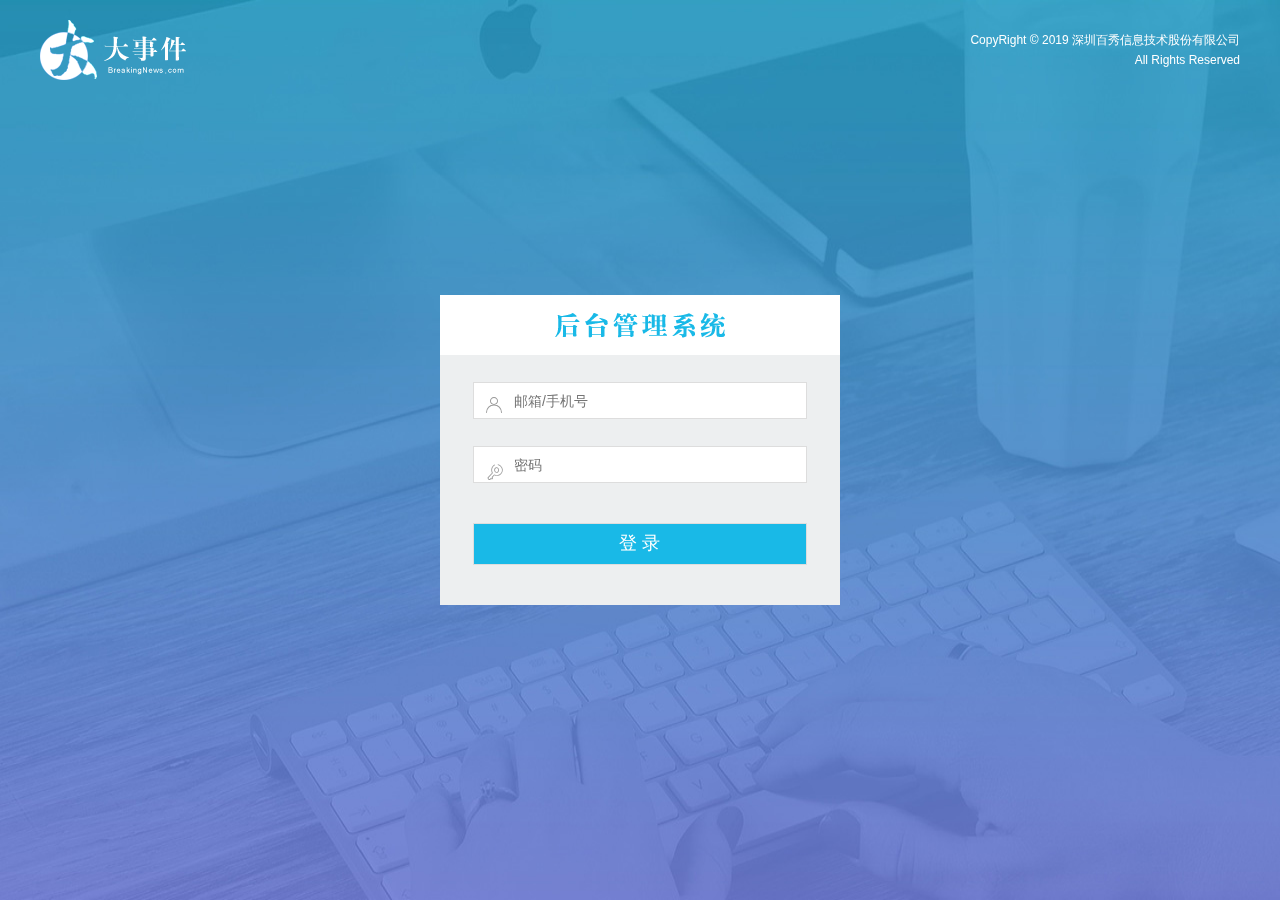
<file: admin/login.html>
<!DOCTYPE html>
<html lang="en">

<head>
  <meta charset="UTF-8" />
  <meta name="viewport" content="width=device-width, initial-scale=1.0" />
  <meta http-equiv="X-UA-Compatible" content="ie=edge" />
  <title>大事件-后台登录页</title>
  <link rel="stylesheet" type="text/css" href="css/reset.css" />
  <link rel="stylesheet" type="text/css" href="css/iconfont.css" />
  <link rel="stylesheet" type="text/css" href="css/main.css" />
  <!-- 引入bootstrap的css文件 -->
  <link rel="stylesheet" href="./libs/bootstrap/css/bootstrap.min.css" />
  <!-- 引入jq文件 -->
  <script src="./libs/jquery-1.12.4.min.js"></script>
  <!-- 引入bootstrap的js文件 -->
  <script src="./libs/bootstrap/js/bootstrap.min.js"></script>
  <!-- 服务器接口文档 -->
  <script src="./libs/http.js"></script>
</head>

<body>
  <div class="main_wrap">
    <div class="header">
      <a href="#" class="logo"><img src="images/logo.png" alt="" /></a>
      <div class="copyright">
        CopyRight © 2019 深圳百秀信息技术股份有限公司<br />All Rights Reserved
      </div>
    </div>

    <div class="login_form_con">
      <div class="login_title"></div>
      <form class="login_form">
        <i class="iconfont icon-user"></i>
        <i class="iconfont icon-key"></i>
        <input type="text" class="input_txt" placeholder="邮箱/手机号" />
        <input type="password" class="input_pass" placeholder="密码" />
        <input type="submit" class="input_sub" value="登 录" />
      </form>
    </div>
  </div>

  <!-- bootstrap中的弹出模态框 -->
  <div class="modal fade" tabindex="-1" id="myModal" role="dialog">
    <div class="modal-dialog" role="document">
      <div class="modal-content">
        <div class="modal-header">
          <button type="button" class="close" data-dismiss="modal" aria-label="Close"><span
              aria-hidden="true">&times;</span></button>
          <h4 class="modal-title">温馨提示</h4>
        </div>
        <div class="modal-body">
          <p>One fine body&hellip;</p>
        </div>
        <div class="modal-footer">
          <button type="button" class="btn btn-default" data-dismiss="modal">确定</button>
        </div>
      </div><!-- /.modal-content -->
    </div><!-- /.modal-dialog -->
  </div><!-- /.modal -->


  <script>
    $(function () {
      $('.input_sub').on('click', function (e) {
        e.preventDefault();
        //获取用户输入
        var username = $('.input_txt').val().trim();
        var password = $('.input_pass').val().trim();
        //验证账号密码是否为空
        if (username == '' || password == '') {
          $('.modal-body>p').text('账号密码不能为空');
          $('#myModal').modal();
          return;
        }
        //发送ajax请求
        $.ajax({
          type: 'post',
          url: BigNew.user_login,
          data: {
            username: username,
            password: password,
          },
          success: function (backData) {
            // console.log(backData);
            if (backData.code == 200) {
              //1.6 如果账号密码没有错误,提示一下登录成功,跳转到首页.
              //alert('登录成功!');
              $('.modal-body>p').text('登录成功');
              $('#myModal').modal();
              //页面跳转应该放在模态框关闭事件里面. 
              $('#myModal').on('hide.bs.modal', function () {
                //把登陆成功后,服务器返回的token令牌保存在本地localStorage
                localStorage.setItem('token', backData.token);
                //跳转主页
                window.location.href = './index.html';
              });
            } else {
              $('.modal-body>p').text('用户名或者密码错误');
              $('#myModal').modal();
            }
          }
        })
      })
    })
  </script>
</body>

</html>
</file>
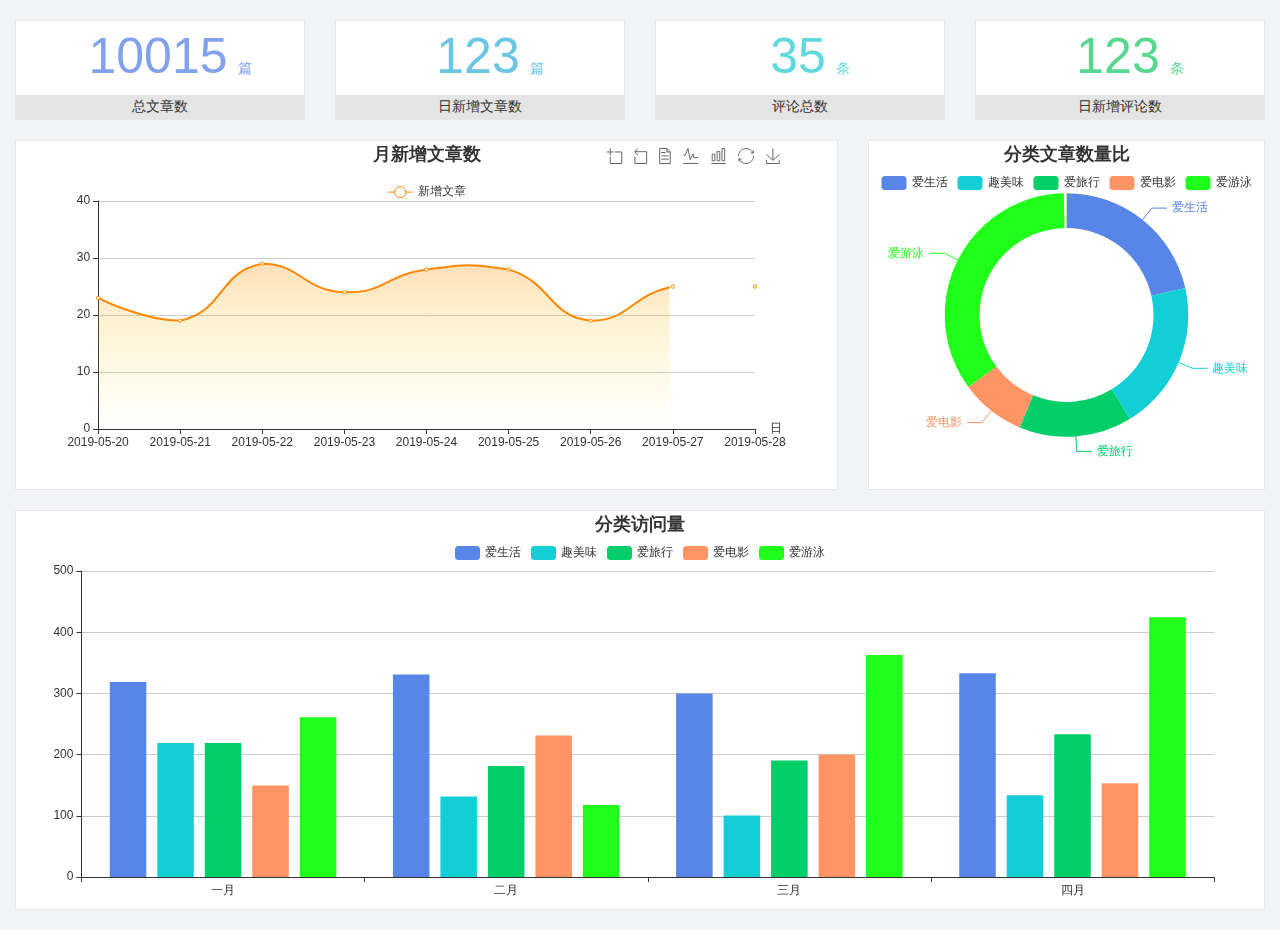
<file: admin/main_count.html>
<!DOCTYPE html>
<html lang="en">

<head>
    <meta charset="UTF-8">
    <meta name="viewport" content="width=device-width, initial-scale=1.0">
    <meta http-equiv="X-UA-Compatible" content="ie=edge">
    <title>图表统计</title>
    <link rel="stylesheet" href="./libs/bootstrap/css/bootstrap.min.css">
    <link rel="stylesheet" href="css/reset.css">
    <link rel="stylesheet" href="css/iconfont.css">
    <link rel="stylesheet" href="css/main.css">
    <script src="./libs/jquery-1.12.4.min.js"></script>
    <script type="text/javascript" src="./libs/echarts.js"></script>
</head>

<body>
    <div class="container-fluid">
        <div class="row spannel_list">
            <div class="col-sm-3 col-xs-6">
                <div class="spannel">
                    <em>10015</em><span>篇</span>
                    <b>总文章数</b>
                </div>
            </div>
            <div class="col-sm-3 col-xs-6">
                <div class="spannel scolor01">
                    <em>123</em><span>篇</span>
                    <b>日新增文章数</b>
                </div>
            </div>
            <div class="col-sm-3 col-xs-6">
                <div class="spannel scolor02">
                    <em>35</em><span>条</span>
                    <b>评论总数</b>
                </div>
            </div>
            <div class="col-sm-3 col-xs-6">
                <div class="spannel scolor03">
                    <em>123</em><span>条</span>
                    <b>日新增评论数</b>
                </div>
            </div>
        </div>
    </div>

    <div class="container-fluid">
        <div class="row curve-pie">
            <div class="col-lg-8 col-md-8">
                <div class="gragh_pannel" id="curve_show"></div>
            </div>
            <div class="col-lg-4 col-md-4">
                <div class="gragh_pannel" id="pie_show"></div>
            </div>
        </div>
    </div>

    <div class="container-fluid">
        <div class="column_pannel" id="column_show"></div>
    </div>


    <!-- 折线图 -->
    <script>
        var json = '{"code":200,"msg":"获取成功","date":[{"date":"2019-05-20","count":23},{"date":"2019-05-21","count":19},{"date":"2019-05-22","count":29},{"date":"2019-05-23","count":24},{"date":"2019-05-24","count":28},{"date":"2019-05-25","count":28},{"date":"2019-05-26","count":19},{"date":"2019-05-27","count":25},{"date":"2019-05-28","count":25}]}';
        var obj = JSON.parse(json);
        loadEchars(obj);

        function loadEchars(obj) {
            // 基于准备好的dom，初始化echarts实例
            var myChart = echarts.init(document.getElementById('curve_show'));

            var data = [];
            var date = [];
            for (var i = 0; i < obj.date.length; i++) {
                data.push(obj.date[i].count);
                date.push(obj.date[i].date);
            }

            option = {
                tooltip: {
                    trigger: 'axis',
                    position: function (pt) {
                        return [pt[0], '10%'];
                    }
                },
                title: {
                    left: 'center',
                    text: '月新增文章数',
                },

                xAxis: {
                    name: '日',
                    type: 'category',
                    boundaryGap: false,
                    data: date
                },
                legend: {
                    data: ['新增文章'],
                    top: '40'
                },
                toolbox: {
                    show: true,
                    feature: {
                        dataZoom: {
                            yAxisIndex: 'none'
                        },
                        dataView: { readOnly: false },
                        magicType: { type: ['line', 'bar'] },
                        restore: {},
                        saveAsImage: {}
                    },
                    right: 50
                },
                yAxis: {
                    type: 'value',
                    boundaryGap: [0, '100%']
                },
                series: [
                    {
                        name: '新增文章',
                        type: 'line',
                        smooth: true,
                        // symbol: 'none',
                        sampling: 'average',
                        itemStyle: {
                            color: '#f80'
                        },
                        areaStyle: {
                            color: new echarts.graphic.LinearGradient(0, 0, 0, 1, [{
                                offset: 0,
                                color: 'rgba(255,136,0,0.39)'
                            }, {
                                offset: .34,
                                color: 'rgba(255,180,0,0.25)'
                            },
                            {
                                offset: 1,
                                color: 'rgba(255,222,0,0.00)'
                            }])
                        },
                        data: data
                    }
                ],
            }
            // 使用刚指定的配置项和数据显示图表。
            myChart.setOption(option);
        }
    </script>

    <!-- 环形图 -->
    <script>
        // 基于准备好的dom，初始化echarts实例
        var myChart1 = echarts.init(document.getElementById('pie_show'));

        option1 = {
            title: {
                left: 'center',
                text: '分类文章数量比',
            },
            tooltip: {
                trigger: 'item',
                formatter: "{a} <br/>{b}: {c} ({d}%)"
            },
            legend: {
                orient: 'horizontal',
                x: 'center',
                data: ['爱生活', '趣美味', '爱旅行', '爱电影', '爱游泳'],
                top: 30
            },
            color: ['#5885e8', '#13cfd5', '#00ce68', '#ff9565', '#20ff19'],
            series: [
                {
                    name: '分类名称',
                    type: 'pie',
                    radius: ['50%', '70%'],
                    avoidLabelOverlap: false,
                    label: {
                        emphasis: {
                            show: true,
                            textStyle: {
                                fontSize: '30',
                                fontWeight: 'bold'
                            }
                        }
                    },
                    data: [
                        { value: 335, name: '爱生活' },
                        { value: 310, name: '趣美味' },
                        { value: 234, name: '爱旅行' },
                        { value: 135, name: '爱电影' },
                        { value: 548, name: '爱游泳' }
                    ]
                }
            ]
        };
        // 使用刚指定的配置项和数据显示图表。
        myChart1.setOption(option1);
    </script>
    <!-- 柱状图 -->
    <script>
        // 基于准备好的dom，初始化echarts实例
        var myChart2 = echarts.init(document.getElementById('column_show'));

        option2 = {
            title: {
                left: 'center',
                text: '分类访问量',
            },
            tooltip: {
                trigger: 'axis',
                axisPointer: {            // 坐标轴指示器，坐标轴触发有效
                    type: 'line'        // 默认为直线，可选为：'line' | 'shadow'
                },
                
            },
            legend: {
                data: ['爱生活', '趣美味', '爱旅行', '爱电影', '爱游泳'],
                top:30
            },
            grid: {
                left: '3%',
                right: '4%',
                bottom: '3%',
                containLabel: true
            },
            xAxis: [
                {
                    type: 'category',
                    data: ['一月', '二月', '三月', '四月']
                }
            ],
            yAxis: [
                {
                    type: 'value'
                }
            ],
            color: ['#5885e8', '#13cfd5', '#00ce68', '#ff9565', '#20ff19'],
            series: [
                {
                    name: '爱生活',
                    type: 'bar',
                    data: [320, 332, 301, 334]
                },
                {
                    name: '趣美味',
                    type: 'bar',
                    data: [220, 132, 101, 134]
                },
                {
                    name: '爱旅行',
                    type: 'bar',
                    data: [220, 182, 191, 234]
                },
                {
                    name: '爱电影',
                    type: 'bar',
                    data: [150, 232, 201, 154]
                },
                {
                    name: '爱游泳',
                    type: 'bar',
                    data: [262, 118, 364, 426],
                },

            ]
        };


        // 使用刚指定的配置项和数据显示图表。
        myChart2.setOption(option2);
    </script>
</body>

</html>
</file>
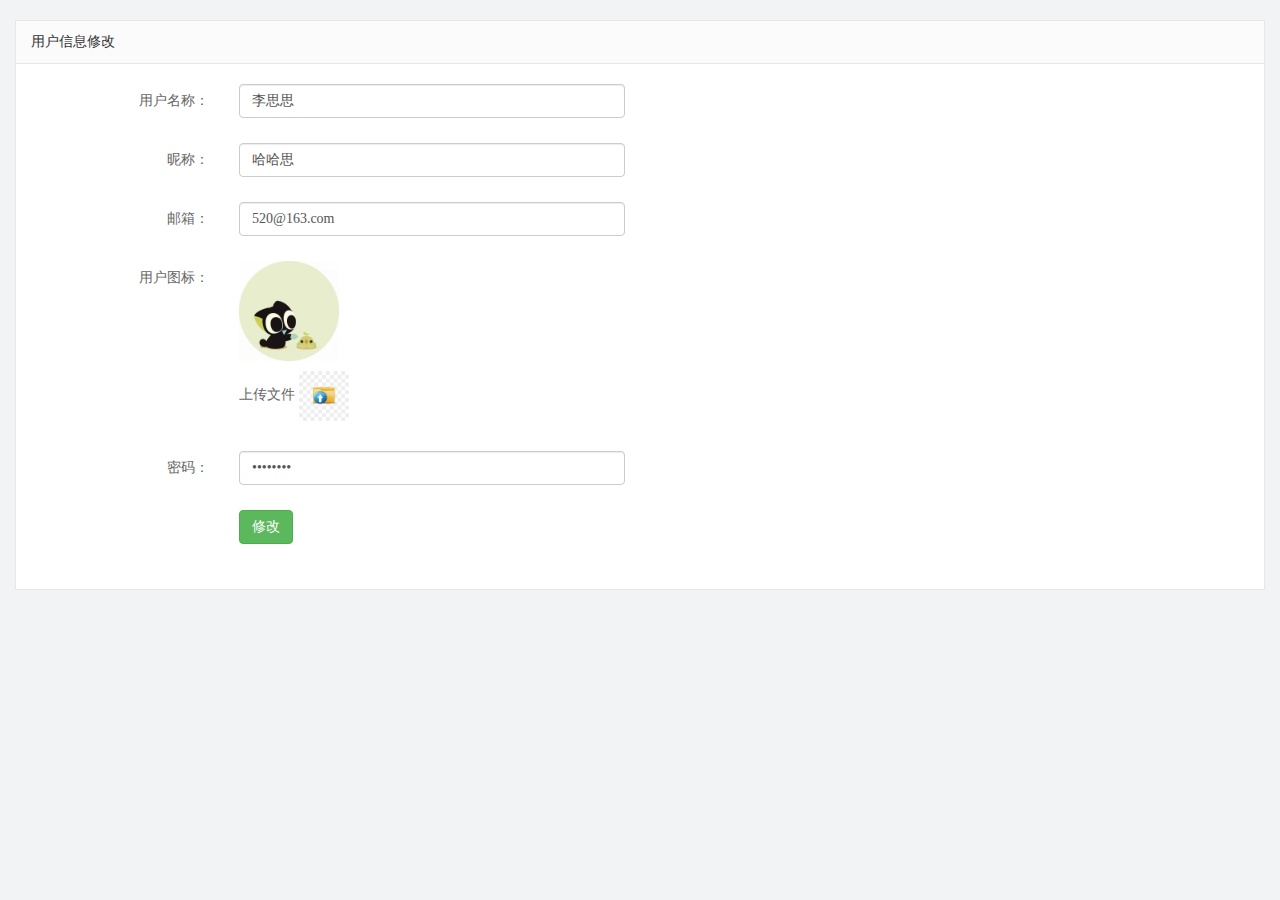
<file: admin/user.html>
<!DOCTYPE html>
<html lang="en">

<head>
    <meta charset="UTF-8">
    <meta name="viewport" content="width=device-width, initial-scale=1.0">
    <meta http-equiv="X-UA-Compatible" content="ie=edge">
    <title>文章列表</title>
    <link rel="stylesheet" href="./libs/bootstrap/css/bootstrap.min.css">
    <link rel="stylesheet" href="css/reset.css">
    <link rel="stylesheet" href="css/iconfont.css">
    <link rel="stylesheet" href="css/main.css">
    <script src="./libs/jquery-1.12.4.min.js"></script>
    <script src="./libs/http.js"></script>
</head>

<body>
    <div class="container-fluid">
        <div class="common_title">
            用户信息修改
        </div>
        <div class="container-fluid common_con">
            <form class="form-horizontal article_form" id="form">
                <div class="form-group">
                    <label for="inputEmail1" class="col-sm-2 control-label">用户名称：</label>
                    <div class="col-sm-4">
                        <input type="text" name="username" class="form-control username" id="inputEmail1" value="李思思">
                    </div>
                </div>
                <div class="form-group">
                    <label for="inputEmail2" class="col-sm-2 control-label">昵称：</label>
                    <div class="col-sm-4">
                        <input type="text" name="nickname" class="form-control nickname" id="inputEmail2" value="哈哈思">
                    </div>
                </div>
                <div class="form-group">
                    <label for="inputEmail3" class="col-sm-2 control-label">邮箱：</label>
                    <div class="col-sm-4">
                        <input type="text" name="email" class="form-control email" id="inputEmail3" value="520@163.com">
                    </div>
                </div>

                <div class="form-group">
                    <label for="inputPassword3" class="col-sm-2 control-label">用户图标：</label>
                    <div class="col-sm-10">
                        <img src="images/2.jpg" alt="" class="user_pic">
                        <input style="display: none" name="userPic" type="file" id="exampleInputFile">
                        <!-- 给label标签的for属性赋值,值是input标签的id,那这样的话点击label就相当于点击了input -->
                        <br>
                        <label for="exampleInputFile">
                            上传文件
                            <img src="./images/uploads_icon.jpg" style="height: 50px;" alt="">
                        </label>
                    </div>
                </div>

                <div class="form-group">
                    <label for="inputEmail4" class="col-sm-2 control-label">密码：</label>
                    <div class="col-sm-4">
                        <input type="password" name="password" class="form-control password" id="inputEmail4"
                            value="12345678">
                    </div>
                </div>
                <div class="form-group">
                    <div class="col-sm-offset-2 col-sm-10">
                        <button type="submit" class="btn btn-success btn-edit">修改</button>
                    </div>
                </div>
            </form>
        </div>
    </div>
</body>
<script>
    $(function () {
        //1.个人信息自动填写
        $.ajax({
            type: 'get',
            url: BigNew.user_detail,
            success: function (backData) {
                if (backData.code == 200) {
                    //做法1
                    // $('.username').val(backData.data.username);
                    // $('.nickname').val(backData.data.nickname);
                    // $('.email').val(backData.data.email);
                    // $('.password').val(backData.data.password);
                    // $('.user_pic').attr('src',backData.data.userPic);
                    //做法2
                    for (var key in backData.data) {
                        $('.' + key).val(backData.data[key])
                    }
                    $('.user_pic').attr('src', backData.data.userPic);
                }
            }
        });
        //2.图片预览
        //给选中的input标签设置change值改变事件
        $('#exampleInputFile').on('change', function () {
            var file1 = this.files[0];
            var url = URL.createObjectURL(file1);
            $('.user_pic').attr('src', url);
        });

        //3.个人信息修改(未做个人信息不改动确认)
        $('.btn-edit').on('click', function (e) {

            e.preventDefault();
            //获取所有修改后的数据
            var form1 = document.getElementById('form');
            var fd = new FormData(form1);
            $.ajax({
                type: 'post',
                url: BigNew.user_edit,
                data: fd,
                contentType: false,
                processData: false,
                success: function (backData) {
                    if (backData.code == 200) {
                        alert('修改个人信息成功!');
                        //1.刷新主页
                        //这样整个页面都要刷新,体验不好
                        //parent.访问父窗口的页面元素
                        // parent.window.location.reload();
                        //2.局部刷新
                        $.ajax({
                            type: 'get',
                            url: BigNew.user_info,
                            success: function (backData) {
                                if (backData.code == 200) {
                                    parent.$('.user_info>img').attr('src', backData.data.userPic);
                                    parent.$('.user_center_link>img').attr('src', backData.data.userPic);
                                    //用户名 
                                    parent.$('.user_info>span>i').text(backData.data.nickname);
                                }
                            }
                        })

                    }
                }
            })
        })
    })
</script>

</html>
</file>
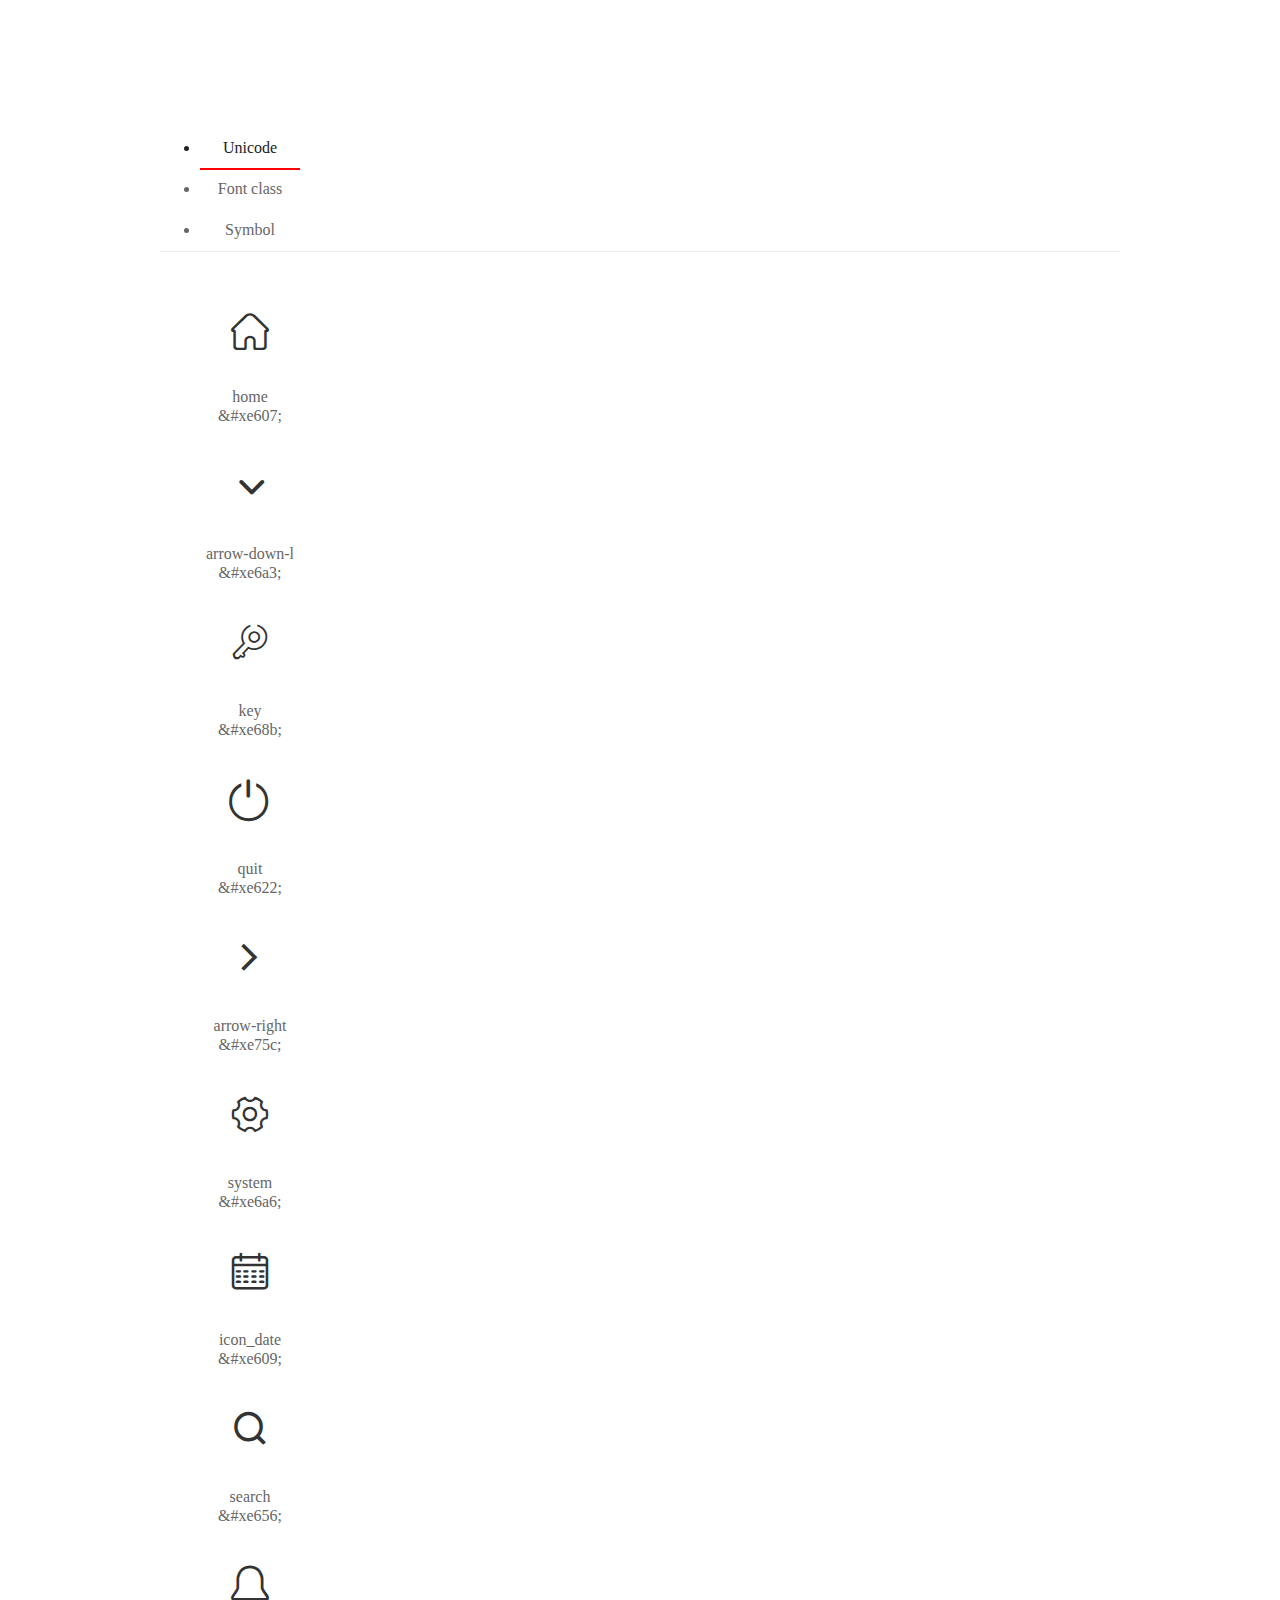
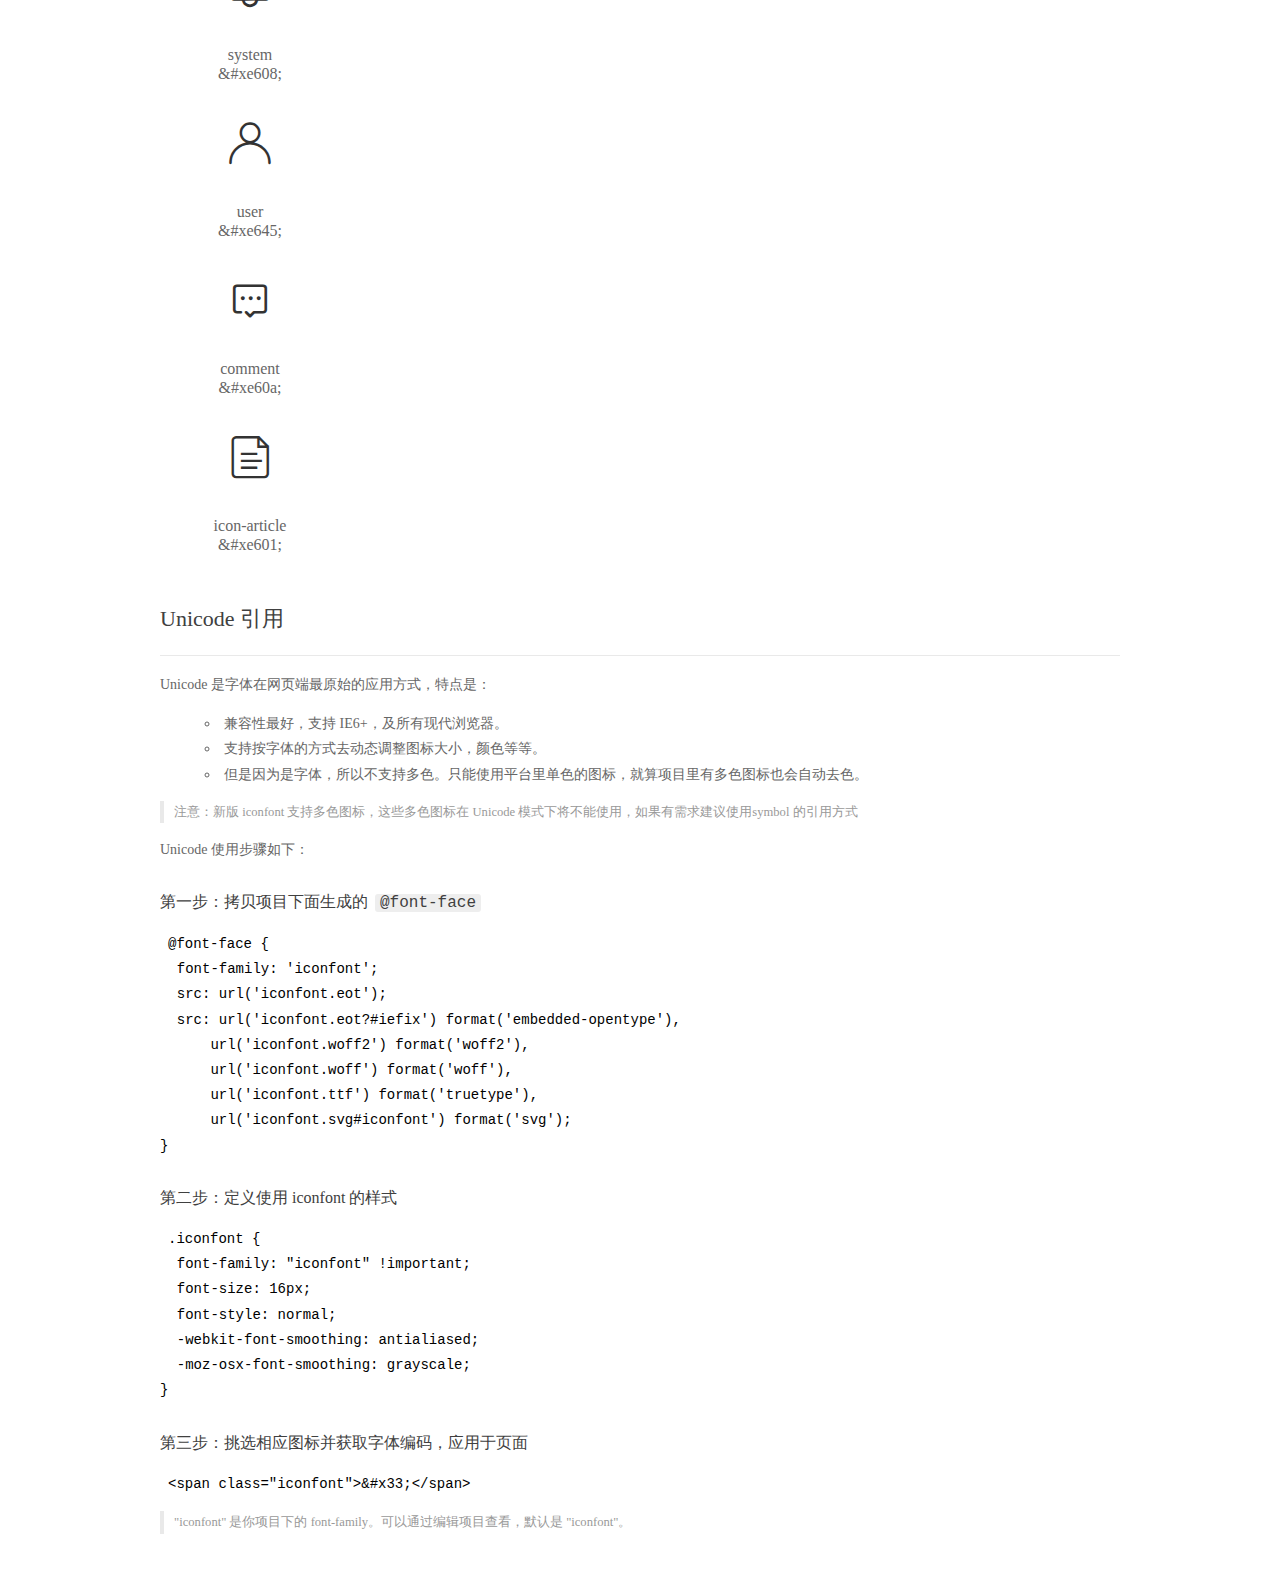
<file: admin/fonts/demo_index.html>
<!DOCTYPE html>
<html>
<head>
  <meta charset="utf-8"/>
  <title>IconFont Demo</title>
  <link rel="shortcut icon" href="https://gtms04.alicdn.com/tps/i4/TB1_oz6GVXXXXaFXpXXJDFnIXXX-64-64.ico" type="image/x-icon"/>
  <link rel="stylesheet" href="https://g.alicdn.com/thx/cube/1.3.2/cube.min.css">
  <link rel="stylesheet" href="demo.css">
  <link rel="stylesheet" href="iconfont.css">
  <script src="iconfont.js"></script>
  <!-- jQuery -->
  <script src="https://a1.alicdn.com/oss/uploads/2018/12/26/7bfddb60-08e8-11e9-9b04-53e73bb6408b.js"></script>
  <!-- 代码高亮 -->
  <script src="https://a1.alicdn.com/oss/uploads/2018/12/26/a3f714d0-08e6-11e9-8a15-ebf944d7534c.js"></script>
</head>
<body>
  <div class="main">
    <h1 class="logo"><a href="https://www.iconfont.cn/" title="iconfont 首页" target="_blank">&#xe86b;</a></h1>
    <div class="nav-tabs">
      <ul id="tabs" class="dib-box">
        <li class="dib active"><span>Unicode</span></li>
        <li class="dib"><span>Font class</span></li>
        <li class="dib"><span>Symbol</span></li>
      </ul>
      
    </div>
    <div class="tab-container">
      <div class="content unicode" style="display: block;">
          <ul class="icon_lists dib-box">
          
            <li class="dib">
              <span class="icon iconfont">&#xe607;</span>
                <div class="name">home</div>
                <div class="code-name">&amp;#xe607;</div>
              </li>
          
            <li class="dib">
              <span class="icon iconfont">&#xe6a3;</span>
                <div class="name">arrow-down-l</div>
                <div class="code-name">&amp;#xe6a3;</div>
              </li>
          
            <li class="dib">
              <span class="icon iconfont">&#xe68b;</span>
                <div class="name">key</div>
                <div class="code-name">&amp;#xe68b;</div>
              </li>
          
            <li class="dib">
              <span class="icon iconfont">&#xe622;</span>
                <div class="name">quit</div>
                <div class="code-name">&amp;#xe622;</div>
              </li>
          
            <li class="dib">
              <span class="icon iconfont">&#xe75c;</span>
                <div class="name">arrow-right</div>
                <div class="code-name">&amp;#xe75c;</div>
              </li>
          
            <li class="dib">
              <span class="icon iconfont">&#xe6a6;</span>
                <div class="name">system</div>
                <div class="code-name">&amp;#xe6a6;</div>
              </li>
          
            <li class="dib">
              <span class="icon iconfont">&#xe609;</span>
                <div class="name">icon_date</div>
                <div class="code-name">&amp;#xe609;</div>
              </li>
          
            <li class="dib">
              <span class="icon iconfont">&#xe656;</span>
                <div class="name">search</div>
                <div class="code-name">&amp;#xe656;</div>
              </li>
          
            <li class="dib">
              <span class="icon iconfont">&#xe608;</span>
                <div class="name">system</div>
                <div class="code-name">&amp;#xe608;</div>
              </li>
          
            <li class="dib">
              <span class="icon iconfont">&#xe645;</span>
                <div class="name">user</div>
                <div class="code-name">&amp;#xe645;</div>
              </li>
          
            <li class="dib">
              <span class="icon iconfont">&#xe60a;</span>
                <div class="name">comment</div>
                <div class="code-name">&amp;#xe60a;</div>
              </li>
          
            <li class="dib">
              <span class="icon iconfont">&#xe601;</span>
                <div class="name">icon-article</div>
                <div class="code-name">&amp;#xe601;</div>
              </li>
          
          </ul>
          <div class="article markdown">
          <h2 id="unicode-">Unicode 引用</h2>
          <hr>

          <p>Unicode 是字体在网页端最原始的应用方式，特点是：</p>
          <ul>
            <li>兼容性最好，支持 IE6+，及所有现代浏览器。</li>
            <li>支持按字体的方式去动态调整图标大小，颜色等等。</li>
            <li>但是因为是字体，所以不支持多色。只能使用平台里单色的图标，就算项目里有多色图标也会自动去色。</li>
          </ul>
          <blockquote>
            <p>注意：新版 iconfont 支持多色图标，这些多色图标在 Unicode 模式下将不能使用，如果有需求建议使用symbol 的引用方式</p>
          </blockquote>
          <p>Unicode 使用步骤如下：</p>
          <h3 id="-font-face">第一步：拷贝项目下面生成的 <code>@font-face</code></h3>
<pre><code class="language-css"
>@font-face {
  font-family: 'iconfont';
  src: url('iconfont.eot');
  src: url('iconfont.eot?#iefix') format('embedded-opentype'),
      url('iconfont.woff2') format('woff2'),
      url('iconfont.woff') format('woff'),
      url('iconfont.ttf') format('truetype'),
      url('iconfont.svg#iconfont') format('svg');
}
</code></pre>
          <h3 id="-iconfont-">第二步：定义使用 iconfont 的样式</h3>
<pre><code class="language-css"
>.iconfont {
  font-family: "iconfont" !important;
  font-size: 16px;
  font-style: normal;
  -webkit-font-smoothing: antialiased;
  -moz-osx-font-smoothing: grayscale;
}
</code></pre>
          <h3 id="-">第三步：挑选相应图标并获取字体编码，应用于页面</h3>
<pre>
<code class="language-html"
>&lt;span class="iconfont"&gt;&amp;#x33;&lt;/span&gt;
</code></pre>
          <blockquote>
            <p>"iconfont" 是你项目下的 font-family。可以通过编辑项目查看，默认是 "iconfont"。</p>
          </blockquote>
          </div>
      </div>
      <div class="content font-class">
        <ul class="icon_lists dib-box">
          
          <li class="dib">
            <span class="icon iconfont icon-yidiandiantubiao04"></span>
            <div class="name">
              home
            </div>
            <div class="code-name">.icon-yidiandiantubiao04
            </div>
          </li>
          
          <li class="dib">
            <span class="icon iconfont icon-arrowdownl"></span>
            <div class="name">
              arrow-down-l
            </div>
            <div class="code-name">.icon-arrowdownl
            </div>
          </li>
          
          <li class="dib">
            <span class="icon iconfont icon-key"></span>
            <div class="name">
              key
            </div>
            <div class="code-name">.icon-key
            </div>
          </li>
          
          <li class="dib">
            <span class="icon iconfont icon-tuichu"></span>
            <div class="name">
              quit
            </div>
            <div class="code-name">.icon-tuichu
            </div>
          </li>
          
          <li class="dib">
            <span class="icon iconfont icon-previewright"></span>
            <div class="name">
              arrow-right
            </div>
            <div class="code-name">.icon-previewright
            </div>
          </li>
          
          <li class="dib">
            <span class="icon iconfont icon-system"></span>
            <div class="name">
              system
            </div>
            <div class="code-name">.icon-system
            </div>
          </li>
          
          <li class="dib">
            <span class="icon iconfont icon-icondate"></span>
            <div class="name">
              icon_date
            </div>
            <div class="code-name">.icon-icondate
            </div>
          </li>
          
          <li class="dib">
            <span class="icon iconfont icon-search"></span>
            <div class="name">
              search
            </div>
            <div class="code-name">.icon-search
            </div>
          </li>
          
          <li class="dib">
            <span class="icon iconfont icon-system1"></span>
            <div class="name">
              system
            </div>
            <div class="code-name">.icon-system1
            </div>
          </li>
          
          <li class="dib">
            <span class="icon iconfont icon-user"></span>
            <div class="name">
              user
            </div>
            <div class="code-name">.icon-user
            </div>
          </li>
          
          <li class="dib">
            <span class="icon iconfont icon-comment"></span>
            <div class="name">
              comment
            </div>
            <div class="code-name">.icon-comment
            </div>
          </li>
          
          <li class="dib">
            <span class="icon iconfont icon-icon-article"></span>
            <div class="name">
              icon-article
            </div>
            <div class="code-name">.icon-icon-article
            </div>
          </li>
          
        </ul>
        <div class="article markdown">
        <h2 id="font-class-">font-class 引用</h2>
        <hr>

        <p>font-class 是 Unicode 使用方式的一种变种，主要是解决 Unicode 书写不直观，语意不明确的问题。</p>
        <p>与 Unicode 使用方式相比，具有如下特点：</p>
        <ul>
          <li>兼容性良好，支持 IE8+，及所有现代浏览器。</li>
          <li>相比于 Unicode 语意明确，书写更直观。可以很容易分辨这个 icon 是什么。</li>
          <li>因为使用 class 来定义图标，所以当要替换图标时，只需要修改 class 里面的 Unicode 引用。</li>
          <li>不过因为本质上还是使用的字体，所以多色图标还是不支持的。</li>
        </ul>
        <p>使用步骤如下：</p>
        <h3 id="-fontclass-">第一步：引入项目下面生成的 fontclass 代码：</h3>
<pre><code class="language-html">&lt;link rel="stylesheet" href="./iconfont.css"&gt;
</code></pre>
        <h3 id="-">第二步：挑选相应图标并获取类名，应用于页面：</h3>
<pre><code class="language-html">&lt;span class="iconfont icon-xxx"&gt;&lt;/span&gt;
</code></pre>
        <blockquote>
          <p>"
            iconfont" 是你项目下的 font-family。可以通过编辑项目查看，默认是 "iconfont"。</p>
        </blockquote>
      </div>
      </div>
      <div class="content symbol">
          <ul class="icon_lists dib-box">
          
            <li class="dib">
                <svg class="icon svg-icon" aria-hidden="true">
                  <use xlink:href="#icon-yidiandiantubiao04"></use>
                </svg>
                <div class="name">home</div>
                <div class="code-name">#icon-yidiandiantubiao04</div>
            </li>
          
            <li class="dib">
                <svg class="icon svg-icon" aria-hidden="true">
                  <use xlink:href="#icon-arrowdownl"></use>
                </svg>
                <div class="name">arrow-down-l</div>
                <div class="code-name">#icon-arrowdownl</div>
            </li>
          
            <li class="dib">
                <svg class="icon svg-icon" aria-hidden="true">
                  <use xlink:href="#icon-key"></use>
                </svg>
                <div class="name">key</div>
                <div class="code-name">#icon-key</div>
            </li>
          
            <li class="dib">
                <svg class="icon svg-icon" aria-hidden="true">
                  <use xlink:href="#icon-tuichu"></use>
                </svg>
                <div class="name">quit</div>
                <div class="code-name">#icon-tuichu</div>
            </li>
          
            <li class="dib">
                <svg class="icon svg-icon" aria-hidden="true">
                  <use xlink:href="#icon-previewright"></use>
                </svg>
                <div class="name">arrow-right</div>
                <div class="code-name">#icon-previewright</div>
            </li>
          
            <li class="dib">
                <svg class="icon svg-icon" aria-hidden="true">
                  <use xlink:href="#icon-system"></use>
                </svg>
                <div class="name">system</div>
                <div class="code-name">#icon-system</div>
            </li>
          
            <li class="dib">
                <svg class="icon svg-icon" aria-hidden="true">
                  <use xlink:href="#icon-icondate"></use>
                </svg>
                <div class="name">icon_date</div>
                <div class="code-name">#icon-icondate</div>
            </li>
          
            <li class="dib">
                <svg class="icon svg-icon" aria-hidden="true">
                  <use xlink:href="#icon-search"></use>
                </svg>
                <div class="name">search</div>
                <div class="code-name">#icon-search</div>
            </li>
          
            <li class="dib">
                <svg class="icon svg-icon" aria-hidden="true">
                  <use xlink:href="#icon-system1"></use>
                </svg>
                <div class="name">system</div>
                <div class="code-name">#icon-system1</div>
            </li>
          
            <li class="dib">
                <svg class="icon svg-icon" aria-hidden="true">
                  <use xlink:href="#icon-user"></use>
                </svg>
                <div class="name">user</div>
                <div class="code-name">#icon-user</div>
            </li>
          
            <li class="dib">
                <svg class="icon svg-icon" aria-hidden="true">
                  <use xlink:href="#icon-comment"></use>
                </svg>
                <div class="name">comment</div>
                <div class="code-name">#icon-comment</div>
            </li>
          
            <li class="dib">
                <svg class="icon svg-icon" aria-hidden="true">
                  <use xlink:href="#icon-icon-article"></use>
                </svg>
                <div class="name">icon-article</div>
                <div class="code-name">#icon-icon-article</div>
            </li>
          
          </ul>
          <div class="article markdown">
          <h2 id="symbol-">Symbol 引用</h2>
          <hr>

          <p>这是一种全新的使用方式，应该说这才是未来的主流，也是平台目前推荐的用法。相关介绍可以参考这篇<a href="">文章</a>
            这种用法其实是做了一个 SVG 的集合，与另外两种相比具有如下特点：</p>
          <ul>
            <li>支持多色图标了，不再受单色限制。</li>
            <li>通过一些技巧，支持像字体那样，通过 <code>font-size</code>, <code>color</code> 来调整样式。</li>
            <li>兼容性较差，支持 IE9+，及现代浏览器。</li>
            <li>浏览器渲染 SVG 的性能一般，还不如 png。</li>
          </ul>
          <p>使用步骤如下：</p>
          <h3 id="-symbol-">第一步：引入项目下面生成的 symbol 代码：</h3>
<pre><code class="language-html">&lt;script src="./iconfont.js"&gt;&lt;/script&gt;
</code></pre>
          <h3 id="-css-">第二步：加入通用 CSS 代码（引入一次就行）：</h3>
<pre><code class="language-html">&lt;style&gt;
.icon {
  width: 1em;
  height: 1em;
  vertical-align: -0.15em;
  fill: currentColor;
  overflow: hidden;
}
&lt;/style&gt;
</code></pre>
          <h3 id="-">第三步：挑选相应图标并获取类名，应用于页面：</h3>
<pre><code class="language-html">&lt;svg class="icon" aria-hidden="true"&gt;
  &lt;use xlink:href="#icon-xxx"&gt;&lt;/use&gt;
&lt;/svg&gt;
</code></pre>
          </div>
      </div>

    </div>
  </div>
  <script>
  $(document).ready(function () {
      $('.tab-container .content:first').show()

      $('#tabs li').click(function (e) {
        var tabContent = $('.tab-container .content')
        var index = $(this).index()

        if ($(this).hasClass('active')) {
          return
        } else {
          $('#tabs li').removeClass('active')
          $(this).addClass('active')

          tabContent.hide().eq(index).fadeIn()
        }
      })
    })
  </script>
</body>
</html>
</file>
<file: css/main.css>
body{
    font-family:'MicroSoft YaHei';
}
.header{
    width:1020px;
    height:85px;
    margin:0 auto;
}
.logo{
    width:148px;
    height:61px;
    margin-top:12px;
}
.search_form{
    width:391px;
    height:33px;
    margin:26px 0 0 198px;
}
.search_txt{
    width: 343px;
    height: 31px;
    border:1px solid #dddddd;
    float: left;
    padding:0px;
    border-top-left-radius:4px;
    border-bottom-left-radius:4px;
    outline:none;
    text-indent:10px;   
}
.search_btn{
    width:46px;
    height:33px;
    background-color: #0075f3;
    float:left;
    border:0px;
    border-top-right-radius:4px;
    border-bottom-right-radius:4px;
    cursor: pointer;
    outline:none;
}
.fa-search{
    color:#fff;
    font-size: 20px;
}
.link_info{
    height:33px;
    margin-top:20px;
}
.link_info a{
    font-size:14px;
    color:#666;
}
.link_info a:hover{
    color:#0075f3;
}
.fa-user-circle{
    font-size:24px;
    color:#666;
    line-height:33px;
    position: relative;
}

.fa-user-circle{
    margin-left:22px;
}
.fa-user-circle span{
    font-size:14px;
    padding-left:10px;
    vertical-align:middle;
}
.menu_con{
    height:50px;
    background-color: #2a2a2a;
}
.menu{
    width:1020px;
    height:50px;
    margin:0 auto;
}
.menu_collapse{
    width:120px;
    height:50px;
    position:relative;    
}
.menu_collapse i{
    text-indent:10px;
    padding-right:10px;
}
.menu_collapse:hover{
    background-color: #0074f3;
}
.level_one{
    line-height:50px;
    color:#fff;
    font-size:14px;
}

.menu_collapse:hover .level_two{
    display:block;
}
.level_two .up{
   height:6px;
   background:url('../images/up.png') center center no-repeat;
   border-bottom:0px;
}
.level_two{
    position:absolute;
    width:120px;
    left:0;
    top:50px;
    overflow: hidden;
    display:none;
    z-index:999;
}

.level_two li{
    background-color: #2a2a2a;
    border-bottom:1px solid #505050;   
    font-size:14px;
    overflow: hidden;
}
.level_two li:nth-child(2){
    border-top-left-radius:6px;
    border-top-right-radius:6px;
}
.level_two li:last-child{
    border-bottom-left-radius:6px;
    border-bottom-right-radius:6px;
}
.level_two a{
    display:block;
    color:#fff;
    line-height:40px;
    text-indent:10px;
}
.level_two a:hover{
    background-color:#0074f3;
}

.left_menu,.right_menu{
    height:50px;
}
.left_menu li,.right_menu li{
    height:50px;
    float: left;
}
.left_menu li a,.right_menu li a{
    display:block;
    line-height:50px;
    padding:0 15px;
    text-align:center;
    color:#fff;
    font-size:14px;
}
.left_menu li a:hover,.right_menu li a:hover{
    background-color:#0074f3; 
}
.main_con{
    width:1020px;
    margin:20px auto 0;
}
.left_con{
    width:750px;
    float: left;
}
.right_con{
    width:250px;
    float:right;
}

.focus_list{
    width:750px;
    height:278px;
}
.focus_list li{
    width:165px;
    height:134px;
    float: left;
    margin:0 0 10px 10px;
    position: relative;
}
.focus_list li img{
    width:165px;
    height:134px;
}

.focus_list li p{
    position: absolute;
    width:100%;
    height:24px;
    left:0;
    bottom:0;
    background-color:rgba(0,0,0,0.6);
    text-align:center;
    line-height:24px;
    color:#fff;
    font-size:14px;
    overflow:hidden;
    text-overflow:ellipsis;
    white-space:nowrap
}

.focus_list .first{
    width:400px;
    height:278px;
    margin:0 0 10px 0;
}

.focus_list .first img{
    width:400px;
    height:278px;
}

.common_title{
    height:36px;
    margin-top:15px;
    border-bottom:2px solid #eee;
}

.common_title h3{
    float:left;
    line-height:36px;
    border-bottom:2px solid #0074f3;
    padding-right:10px;
    font-size:18px;
    color:#000;
}
.common_title .fa-edit{
    color:#0074f3;
}
.common_title .more{
    float:right;
    line-height:36px;
    color:#bbb;
}
.common_title .more:hover{
    color:#0074f3;
}

.common_news_list{
    height:135px;
    padding-left:195px;
    position: relative;
    margin-top:20px;
    padding-bottom:20px;
    border-bottom:1px solid #ddd;
    overflow: hidden;
}
.common_news_list .list_pic{
    position:absolute;
    width:180px;
    height:135px;
    left:0;
    top:0;
}
.common_news_list .list_pic img{
    width:180px;
    height:135px;
}
.common_news_list h4{
    font-size:18px;
    line-height:20px;
    font-weight:bold;
    width:100%;
    overflow:hidden;
    text-overflow:ellipsis;
    white-space:nowrap;
    margin-top:-1px;
}

.common_news_list h4 a{
    color:#444;
}
.common_news_list h4 a:hover{
    color:#1a4a7d;
}
.common_news_list p{
    font-size:12px;
    color:#666;
    line-height:22px;
    margin-top:12px;
}

.new_info{
    overflow: hidden;
    margin-top:20px;
}

.new_info span{
    font-size:12px;
    color:#999;
    float: left;
}
.new_info b{
    font-size:12px;
    color:#999;
    float: right;
    font-weight:normal;
}

.common_wrap{
    border:1px solid #eeeeee;
    margin-bottom:15px;
}

.common_wrap h3{
    line-height:32px;
    background-color: #f3f3f3;
    padding-left:15px;
    color:#000;
    font-size:16px;
}

.common_wrap h3 i{
    color:#0075f4;
    padding-right:10px;
}

.content_list{
    margin:5px 15px;
}

.content_list li{
    height:36px;
    border-bottom:1px dashed #e6e6e6;
    overflow: hidden;
}
.content_list li:last-child{
    border-bottom:0px;
}

.content_list li span{
    float: left;
    width:18px;
    height:18px;
    background-color: #999999;
    text-align:center;
    line-height:18px;
    color:#fff;
    font-size:12px;
    margin-top:9px;
}
.content_list li .first{
    background-color: #fd8c84;
}
.content_list li .second{
    background-color: #7fd75a;
}
.content_list li .third{
    background-color: #60c4fd;
}

.content_list li a{
    float:left;
    font-size:12px;
    line-height:36px;
    margin-left:10px;
    color:#666;
    width:190px;
    overflow:hidden;
    text-overflow:ellipsis;
    white-space:nowrap;
}

.guanzhu_list li a{
    margin-left:0px;
    width:220px;
}

.comment_list li{
    height:59px;
}

.comment_list li span{
    width:40px;
    height:40px;
    line-height:40px;
    font-size:20px;
    background-color: #0a76b7;
    border-radius:50%;
    margin:10px 10px 0 0;
}

.comment_list li b,.comment_list li strong{
    font-size:12px;
    font-weight:normal;
    float: left;
    width:168px;
    color:#999;
    margin-top:10px;
    overflow:hidden;
    text-overflow:ellipsis;
    white-space:nowrap;
}
.comment_list li strong{
    margin-top:5px; 
}

.comment_list li em{
    font-style:normal;
    color:#333;
    padding-right:10px;
}

.content_list li a:hover{
    color:#1a4a7d;
}

.footer{
    margin-top:30px;
    background-color: #262f38;
    padding-bottom:20px;
}

.foot_link{text-align:center;margin-top:20px;}
.foot_link a,.foot_link span{color:#fff;font-size:12px;}
.foot_link a:hover{color:#0075f4}
.foot_link span{padding:0 10px}
.footer p{text-align:center; margin-top:10px;font-size:12px; color:#fff;}

.setfl{
    float: left;
}
.setfr{
    float: right;
}
.list_title{
    width:750px;
    height:25px;
    background:url('../images/list_title_bg.png') no-repeat;
}
.list_title h3{
    font-size:18px;
    color:#000;
    line-height:25px;
    border-left:2px solid #528dff;
    padding-left:15px;
}
.ui-pagination-container{
	text-align:center;
	margin-top:20px;
}
.ui-pagination-container .ui-pagination-page-item:hover{
	color:#528dff;
	border-color:#528dff;
}
.ui-pagination-container .ui-pagination-page-item{
	background:none;
	font-size:12px;
}
.ui-pagination-container .ui-pagination-page-item.active{
	background:#528dff;
	border-color:#528dff;
}
.ui-pagination-container .ui-pagination-page-item:hover{
	color:#333;
}
.breadcrumb{
    font-size:12px;
    color:#999;
}
.breadcrumb a{
    color:#333;
}
.article_title{
    text-align:center;
    font-size:24px;
    color:#666;
    margin-top:34px;
    line-height:30px;
}
.article_info{
    text-align:center;
    font-size:12px;
    color:#999;
    border-bottom:1px solid #ddd;
    padding:20px 0 15px 0;
}

.article_con p{
    margin:20px 0;
    font-size:14px;
    line-height:24px;
    color:#666;
    text-indent:28px;
}

.article_links{
    font-size:12px;
    color:#999;
    line-height:24px;
    margin-top:60px;
}

.article_links a{
    color:#999;
}

.article_links a:hover{
    color:#528dff;
}

.comment_form{
	margin-top:50px;
	overflow:hidden;
}

.form_group{
    overflow: hidden;
    margin-bottom:15px;
}

.form_group label{
    width:80px;
    float:left;
    font-size:12px;
    color:#333;
    text-align:right;
    line-height:24px;
}
.form_group .comment_input{
	float:left;
	width:648px;
	height:60px;
	border-radius:4px;
	padding:10px;
	outline:none;
    border:1px solid #ddd;
    font-family:'Microsoft YaHei';
}
.form_group .comment_name{
	float:left;
	width:300px;
	height:24px;
	border-radius:4px;
	outline:none;
    border:1px solid #ddd;
    text-indent:10px;
}

.form_group .comment_sub{
	float:right;
	width:58px;
	height:28px;
	border:1px solid #ddd;
	background:#fff;
	border-radius:4px;
	cursor:pointer;
}
.comment_form .comment_sub:hover{
	background:#2185ed;
	color:#fff;
}

.comment_count{
    font-size: 16px;
    color: #333;
    border-bottom: 1px solid #ebebeb;
    padding: 12px 0
}

.comment_detail_list{
	border-bottom:1px solid #ebebeb;
	overflow:hidden;
	margin-top:15px;
	padding-bottom:15px;
}


.comment_detail_list .person_pic{
	width:40px;
    height:40px;
    line-height:40px;
    font-size:20px;
    background-color: #0a76b7;
    border-radius:50%;
    color:#fff;
    text-align:center;
}

.comment_detail_list .person_pic img{
	width:40px;
	height:40px;
	border-radius:20px;
}

.name_time{
	width:680px;
	font-size: 14px;
    font-weight: 700;
    line-height:16px;
    color: #333;
    margin:0 0 5px 20px;
}
.name_time b{
    float: left;
}
.name_time span{
    float: right;
    font-size:12px;
    color:#999
}

.comment_text{
	width:680px;
	font-size: 14px;
    line-height: 20px;
    color: #333;
    margin:5px 0 0 20px;
    text-align:justify;
}
</file>
<file: admin/css/iconfont.css>
@font-face {font-family: "iconfont";
  src: url('../fonts/iconfont.eot?t=1558003957214'); /* IE9 */
  src: url('../fonts/iconfont.eot?t=1558003957214#iefix') format('embedded-opentype'), /* IE6-IE8 */
  url('[data-uri]') format('woff2'),
  url('../fonts/iconfont.woff?t=1558003957214') format('woff'),
  url('../fonts/iconfont.ttf?t=1558003957214') format('truetype'), /* chrome, firefox, opera, Safari, Android, iOS 4.2+ */
  url('../fonts/iconfont.svg?t=1558003957214#iconfont') format('svg'); /* iOS 4.1- */
}

.iconfont {
  font-family: "iconfont" !important;
  font-size: 16px;
  font-style: normal;
  -webkit-font-smoothing: antialiased;
  -moz-osx-font-smoothing: grayscale;
}

.icon-yidiandiantubiao04:before {
  content: "\e607";
}

.icon-arrowdownl:before {
  content: "\e6a3";
}

.icon-key:before {
  content: "\e68b";
}

.icon-tuichu:before {
  content: "\e622";
}

.icon-previewright:before {
  content: "\e75c";
}

.icon-system:before {
  content: "\e6a6";
}

.icon-icondate:before {
  content: "\e609";
}

.icon-search:before {
  content: "\e656";
}

.icon-system1:before {
  content: "\e608";
}

.icon-user:before {
  content: "\e645";
}

.icon-comment:before {
  content: "\e60a";
}

.icon-icon-article:before {
  content: "\e601";
}
</file>
<file: admin/css/main.css>
body{
    font-family:'MicroSoft YaHei';
    background-color: #f2f3f5;
}
.main_wrap{
    position:fixed;
    width:100%;
    height:100%;
    left:0px;
    top:0px;
    background:url('../images/login_bg.jpg'); 
    background-size:100% 100%; 
  }
.header{
    width:1200px;
    overflow: hidden;
    margin:20px auto 0;
}
.heade .logo{
    float: left;
}
.header .copyright{
    float:right;
    font-size:12px;
    color:#fff;
    text-align:right;
    line-height:20px;
    margin-top:10px;
}
.login_form_con{
    position:absolute;
    left:50%;
    top:50%;
    margin-left:-200px;
    margin-top:-155px;
    width:400px;
    height:310px;
    background-color: #edeff0;
}

.login_form{
    position: relative;
}

.login_form .icon-user{
    position:absolute;
    font-size:16px;
    color:#999;
    left:46px;
    top:12px;
}
.login_form .icon-key{
    position:absolute;
    font-size:18px;
    color:#999;
    left:46px;
    top:78px;
}
.login_title{
    height:60px;
    background:url('../images/login_title.png') center center no-repeat #fff;
}
.input_txt,.input_pass,.input_sub{
    display:block;
    width:334px;
    height:37px;
    padding:0px;
    text-indent:40px;
    border:1px solid #ddd;
    margin:27px auto 0;
    outline:none;
}
.input_sub{
    margin-top:40px;
    height:42px;
    background-color: #19b9e7;
    text-indent:0px;
    font-size:18px;
    color:#fff;
    cursor: pointer;
}
.input_sub:hover{
    background-color: #08a0cc;
}

.sider{
    position:fixed;
    left:0;
    top:0;
    bottom:0;
    width:210px;
    background-color: #323745;
}
.sider .logo{
    display:block;
    height:56px;
    background-color: #242732;
    overflow: hidden;
}
.sider .logo img{
    display:block;
    margin:6px auto 0;
}
.user_info{
    height:79px;
    border-bottom:1px solid #5a5e6b;
}

.user_info img{
    float: left;
    width:40px;
    height:40px;
    border-radius:20px;
    margin:19px 0 0 30px;
}
.user_info span{
    float: left;
    width:120px;
    font-size:12px;
    color:#fff;
    margin:23px 0 0 20px;
}
.user_info b{
    float: left;
    width: 120px;
    font-weight:normal;
    font-size:12px;
    color:#adafb5;
    margin:2px 0 0 20px;
}

.menu .level01{
    height:50px;
    line-height:50px;
}
.menu .level01 a{
    display:block;
    height:50px;
    font-size:12px;
    color:#adafb5;
    overflow: hidden;
}
.menu .level01.active a{
    background-color: #1378f0;
    color:#fff;
}
.menu .level01.active i{
    color:#fff;
}

.menu .level01 a:hover{
    background-color: #1378f0;
    color:#fff;
}
.menu .level01 a:hover i{
    color:#fff;
}
.menu .level01 i{
    color:#61646f;
    font-size:22px;
    float: left;
    margin-left:26px;
}
.menu .level01 span{
    float: left;
    margin-left:10px;
}
.menu .level01 b{
    float: right;
    margin-right:20px;
    font-weight:normal;
    transform:rotate(90deg);
    transition:all 500ms ease;
}

.menu .level01 .rotate0{
    transform:rotate(0deg);
}

.menu .level02{
    background: #242732;
    display:none;
}


.menu .level02 li{
    height:40px;
    line-height:40px;
}
.menu .level02 li a{
    display:block;
    height:40px;
    font-size:12px;
    color:#adafb5;
    overflow: hidden;
}

.menu .level02 li a:hover{
    background-color: #1378f0;
    color:#fff;
}

.menu .level02 li i{
    font-size:12px;
    float: left;
    margin-left:60px;
}
.menu .level02 li span{
    font-size:12px;
    float: left;
    margin-left:5px;
}

.menu .level02 .active a{
    color:#ffae00;
}

.header_bar{
    position:fixed;
    left:210px;
    right:0;
    top:0;
    height:56px;
    background-color: #fff;
}

.main{
    position:fixed;
    left:210px;
    top:56px;
    right:0;
    bottom:0;
    background-color: #f2f3f5;
}

.main .iframe{
    width: 100%;
    height: 100%;
}

.search_form{
    width:218px;
    height:33px;
    border:1px solid #ddd;
    background-color: #f2f3f5;
    border-radius:16px;
    float: left;
    margin:12px 0 0 27px;
}

.search_form input{
    padding:0px;
    margin:0px;
    border:0px;
    float: left;
    background-color: #f2f3f5;
    font-size:12px;
    width:175px;
    height:31px;
    margin-left:12px;
    outline:none;
   
}

.search_form .icon-search{
    line-height:33px;
    cursor: pointer;
    font-size:18px;
    color:#abaebb;
}
.user_center_link{
    float:right;

}
.user_center_link a{
    line-height:56px;
    font-size:12px;
    color:#999;
    margin-right:15px;
}
.user_center_link a:hover{
    color:#ffae00
}

.user_center_link img{
    width:42px;
    height:42px;
    border-radius:32px;
    margin-right:10px;
}

.spannel_list{
    margin-top:20px;
}

.spannel{
	height:100px;
	overflow:hidden;
	text-align:center;
    position:relative;
    background-color: #fff;
    border:1px solid #e7e7e9;
    margin-bottom:20px;
}

.spannel em{
    font-style:normal;
	font-size:50px;
	line-height:50px;
	display:inline-block;
	margin:10px 0 0 20px;
	font-family:'Arial';
	color:#83a2ed;
}

.spannel span{
	font-size:14px;
	display:inline-block;
	color:#83a2ed;
	margin-left:10px;
}

.spannel b{
	position:absolute;
	left:0;
	bottom:0;
	width:100%;
	line-height:24px;
	background:#e5e5e5;
	color:#333;
	font-size:14px;
	font-weight:normal;
}

.scolor01 em,.scolor01 span{
	color:#6ac6e2;
}

.scolor02 em,.scolor02 span{
	color:#5fd9de;
}

.scolor03 em,.scolor03 span{
	color:#58d88e;
}


.gragh_pannel{
    height:350px;
    border:1px solid #e7e7e9;
    background-color: #fff!important; 
    margin-bottom:20px;  
}

.column_pannel{
    margin-bottom:20px;
    height:400px;
    border:1px solid #e7e7e9;
    background-color: #fff!important;   
}

.common_title{
    line-height:42px;
    background-color: #fbfbfb;
    border:1px solid #e7e7e9;
    margin-top:20px;
    text-indent: 15px;
    font-size:14px;
    color:#333;
}

.common_con{
    border:1px solid #e7e7e9;
    border-top:0px;
    background-color: #fff;
    padding-bottom:20px;
    margin-bottom:20px;
}
.opt_btns{
    margin-top:20px;
}

.mp20{
    margin-top:20px;
}

.pagination{   
   margin:0;
}

.article_form{
    margin-top:20px;
}

.form-group{
    margin-bottom:25px;
}

.form-group label{
    font-weight:normal;
    color:#666;
}

.icon-icondate{
    line-height:16px;
}

.user_pic{
    width:100px;
    height:100px;
    margin-bottom:10px;
}

.article_cover{
    width:200px;
    height:200px;
    margin-bottom:10px;
}
</file>
<file: admin/fonts/demo.css>
/* Logo 字体 */
@font-face {
  font-family: "iconfont logo";
  src: url('https://at.alicdn.com/t/font_985780_km7mi63cihi.eot?t=1545807318834');
  src: url('https://at.alicdn.com/t/font_985780_km7mi63cihi.eot?t=1545807318834#iefix') format('embedded-opentype'),
    url('https://at.alicdn.com/t/font_985780_km7mi63cihi.woff?t=1545807318834') format('woff'),
    url('https://at.alicdn.com/t/font_985780_km7mi63cihi.ttf?t=1545807318834') format('truetype'),
    url('https://at.alicdn.com/t/font_985780_km7mi63cihi.svg?t=1545807318834#iconfont') format('svg');
}

.logo {
  font-family: "iconfont logo";
  font-size: 160px;
  font-style: normal;
  -webkit-font-smoothing: antialiased;
  -moz-osx-font-smoothing: grayscale;
}

/* tabs */
.nav-tabs {
  position: relative;
}

.nav-tabs .nav-more {
  position: absolute;
  right: 0;
  bottom: 0;
  height: 42px;
  line-height: 42px;
  color: #666;
}

#tabs {
  border-bottom: 1px solid #eee;
}

#tabs li {
  cursor: pointer;
  width: 100px;
  height: 40px;
  line-height: 40px;
  text-align: center;
  font-size: 16px;
  border-bottom: 2px solid transparent;
  position: relative;
  z-index: 1;
  margin-bottom: -1px;
  color: #666;
}


#tabs .active {
  border-bottom-color: #f00;
  color: #222;
}

.tab-container .content {
  display: none;
}

/* 页面布局 */
.main {
  padding: 30px 100px;
  width: 960px;
  margin: 0 auto;
}

.main .logo {
  color: #333;
  text-align: left;
  margin-bottom: 30px;
  line-height: 1;
  height: 110px;
  margin-top: -50px;
  overflow: hidden;
  *zoom: 1;
}

.main .logo a {
  font-size: 160px;
  color: #333;
}

.helps {
  margin-top: 40px;
}

.helps pre {
  padding: 20px;
  margin: 10px 0;
  border: solid 1px #e7e1cd;
  background-color: #fffdef;
  overflow: auto;
}

.icon_lists {
  width: 100% !important;
  overflow: hidden;
  *zoom: 1;
}

.icon_lists li {
  width: 100px;
  margin-bottom: 10px;
  margin-right: 20px;
  text-align: center;
  list-style: none !important;
  cursor: default;
}

.icon_lists li .code-name {
  line-height: 1.2;
}

.icon_lists .icon {
  display: block;
  height: 100px;
  line-height: 100px;
  font-size: 42px;
  margin: 10px auto;
  color: #333;
  -webkit-transition: font-size 0.25s linear, width 0.25s linear;
  -moz-transition: font-size 0.25s linear, width 0.25s linear;
  transition: font-size 0.25s linear, width 0.25s linear;
}

.icon_lists .icon:hover {
  font-size: 100px;
}

.icon_lists .svg-icon {
  /* 通过设置 font-size 来改变图标大小 */
  width: 1em;
  /* 图标和文字相邻时，垂直对齐 */
  vertical-align: -0.15em;
  /* 通过设置 color 来改变 SVG 的颜色/fill */
  fill: currentColor;
  /* path 和 stroke 溢出 viewBox 部分在 IE 下会显示
      normalize.css 中也包含这行 */
  overflow: hidden;
}

.icon_lists li .name,
.icon_lists li .code-name {
  color: #666;
}

/* markdown 样式 */
.markdown {
  color: #666;
  font-size: 14px;
  line-height: 1.8;
}

.highlight {
  line-height: 1.5;
}

.markdown img {
  vertical-align: middle;
  max-width: 100%;
}

.markdown h1 {
  color: #404040;
  font-weight: 500;
  line-height: 40px;
  margin-bottom: 24px;
}

.markdown h2,
.markdown h3,
.markdown h4,
.markdown h5,
.markdown h6 {
  color: #404040;
  margin: 1.6em 0 0.6em 0;
  font-weight: 500;
  clear: both;
}

.markdown h1 {
  font-size: 28px;
}

.markdown h2 {
  font-size: 22px;
}

.markdown h3 {
  font-size: 16px;
}

.markdown h4 {
  font-size: 14px;
}

.markdown h5 {
  font-size: 12px;
}

.markdown h6 {
  font-size: 12px;
}

.markdown hr {
  height: 1px;
  border: 0;
  background: #e9e9e9;
  margin: 16px 0;
  clear: both;
}

.markdown p {
  margin: 1em 0;
}

.markdown>p,
.markdown>blockquote,
.markdown>.highlight,
.markdown>ol,
.markdown>ul {
  width: 80%;
}

.markdown ul>li {
  list-style: circle;
}

.markdown>ul li,
.markdown blockquote ul>li {
  margin-left: 20px;
  padding-left: 4px;
}

.markdown>ul li p,
.markdown>ol li p {
  margin: 0.6em 0;
}

.markdown ol>li {
  list-style: decimal;
}

.markdown>ol li,
.markdown blockquote ol>li {
  margin-left: 20px;
  padding-left: 4px;
}

.markdown code {
  margin: 0 3px;
  padding: 0 5px;
  background: #eee;
  border-radius: 3px;
}

.markdown strong,
.markdown b {
  font-weight: 600;
}

.markdown>table {
  border-collapse: collapse;
  border-spacing: 0px;
  empty-cells: show;
  border: 1px solid #e9e9e9;
  width: 95%;
  margin-bottom: 24px;
}

.markdown>table th {
  white-space: nowrap;
  color: #333;
  font-weight: 600;
}

.markdown>table th,
.markdown>table td {
  border: 1px solid #e9e9e9;
  padding: 8px 16px;
  text-align: left;
}

.markdown>table th {
  background: #F7F7F7;
}

.markdown blockquote {
  font-size: 90%;
  color: #999;
  border-left: 4px solid #e9e9e9;
  padding-left: 0.8em;
  margin: 1em 0;
}

.markdown blockquote p {
  margin: 0;
}

.markdown .anchor {
  opacity: 0;
  transition: opacity 0.3s ease;
  margin-left: 8px;
}

.markdown .waiting {
  color: #ccc;
}

.markdown h1:hover .anchor,
.markdown h2:hover .anchor,
.markdown h3:hover .anchor,
.markdown h4:hover .anchor,
.markdown h5:hover .anchor,
.markdown h6:hover .anchor {
  opacity: 1;
  display: inline-block;
}

.markdown>br,
.markdown>p>br {
  clear: both;
}


.hljs {
  display: block;
  background: white;
  padding: 0.5em;
  color: #333333;
  overflow-x: auto;
}

.hljs-comment,
.hljs-meta {
  color: #969896;
}

.hljs-string,
.hljs-variable,
.hljs-template-variable,
.hljs-strong,
.hljs-emphasis,
.hljs-quote {
  color: #df5000;
}

.hljs-keyword,
.hljs-selector-tag,
.hljs-type {
  color: #a71d5d;
}

.hljs-literal,
.hljs-symbol,
.hljs-bullet,
.hljs-attribute {
  color: #0086b3;
}

.hljs-section,
.hljs-name {
  color: #63a35c;
}

.hljs-tag {
  color: #333333;
}

.hljs-title,
.hljs-attr,
.hljs-selector-id,
.hljs-selector-class,
.hljs-selector-attr,
.hljs-selector-pseudo {
  color: #795da3;
}

.hljs-addition {
  color: #55a532;
  background-color: #eaffea;
}

.hljs-deletion {
  color: #bd2c00;
  background-color: #ffecec;
}

.hljs-link {
  text-decoration: underline;
}

/* 代码高亮 */
/* PrismJS 1.15.0
https://prismjs.com/download.html#themes=prism&languages=markup+css+clike+javascript */
/**
 * prism.js default theme for JavaScript, CSS and HTML
 * Based on dabblet (http://dabblet.com)
 * @author Lea Verou
 */
code[class*="language-"],
pre[class*="language-"] {
  color: black;
  background: none;
  text-shadow: 0 1px white;
  font-family: Consolas, Monaco, 'Andale Mono', 'Ubuntu Mono', monospace;
  text-align: left;
  white-space: pre;
  word-spacing: normal;
  word-break: normal;
  word-wrap: normal;
  line-height: 1.5;

  -moz-tab-size: 4;
  -o-tab-size: 4;
  tab-size: 4;

  -webkit-hyphens: none;
  -moz-hyphens: none;
  -ms-hyphens: none;
  hyphens: none;
}

pre[class*="language-"]::-moz-selection,
pre[class*="language-"] ::-moz-selection,
code[class*="language-"]::-moz-selection,
code[class*="language-"] ::-moz-selection {
  text-shadow: none;
  background: #b3d4fc;
}

pre[class*="language-"]::selection,
pre[class*="language-"] ::selection,
code[class*="language-"]::selection,
code[class*="language-"] ::selection {
  text-shadow: none;
  background: #b3d4fc;
}

@media print {

  code[class*="language-"],
  pre[class*="language-"] {
    text-shadow: none;
  }
}

/* Code blocks */
pre[class*="language-"] {
  padding: 1em;
  margin: .5em 0;
  overflow: auto;
}

:not(pre)>code[class*="language-"],
pre[class*="language-"] {
  background: #f5f2f0;
}

/* Inline code */
:not(pre)>code[class*="language-"] {
  padding: .1em;
  border-radius: .3em;
  white-space: normal;
}

.token.comment,
.token.prolog,
.token.doctype,
.token.cdata {
  color: slategray;
}

.token.punctuation {
  color: #999;
}

.namespace {
  opacity: .7;
}

.token.property,
.token.tag,
.token.boolean,
.token.number,
.token.constant,
.token.symbol,
.token.deleted {
  color: #905;
}

.token.selector,
.token.attr-name,
.token.string,
.token.char,
.token.builtin,
.token.inserted {
  color: #690;
}

.token.operator,
.token.entity,
.token.url,
.language-css .token.string,
.style .token.string {
  color: #9a6e3a;
  background: hsla(0, 0%, 100%, .5);
}

.token.atrule,
.token.attr-value,
.token.keyword {
  color: #07a;
}

.token.function,
.token.class-name {
  color: #DD4A68;
}

.token.regex,
.token.important,
.token.variable {
  color: #e90;
}

.token.important,
.token.bold {
  font-weight: bold;
}

.token.italic {
  font-style: italic;
}

.token.entity {
  cursor: help;
}
</file>
<file: admin/fonts/iconfont.css>
@font-face {font-family: "iconfont";
  src: url('iconfont.eot?t=1558003957214'); /* IE9 */
  src: url('iconfont.eot?t=1558003957214#iefix') format('embedded-opentype'), /* IE6-IE8 */
  url('[data-uri]') format('woff2'),
  url('iconfont.woff?t=1558003957214') format('woff'),
  url('iconfont.ttf?t=1558003957214') format('truetype'), /* chrome, firefox, opera, Safari, Android, iOS 4.2+ */
  url('iconfont.svg?t=1558003957214#iconfont') format('svg'); /* iOS 4.1- */
}

.iconfont {
  font-family: "iconfont" !important;
  font-size: 16px;
  font-style: normal;
  -webkit-font-smoothing: antialiased;
  -moz-osx-font-smoothing: grayscale;
}

.icon-yidiandiantubiao04:before {
  content: "\e607";
}

.icon-arrowdownl:before {
  content: "\e6a3";
}

.icon-key:before {
  content: "\e68b";
}

.icon-tuichu:before {
  content: "\e622";
}

.icon-previewright:before {
  content: "\e75c";
}

.icon-system:before {
  content: "\e6a6";
}

.icon-icondate:before {
  content: "\e609";
}

.icon-search:before {
  content: "\e656";
}

.icon-system1:before {
  content: "\e608";
}

.icon-user:before {
  content: "\e645";
}

.icon-comment:before {
  content: "\e60a";
}

.icon-icon-article:before {
  content: "\e601";
}
</file>
